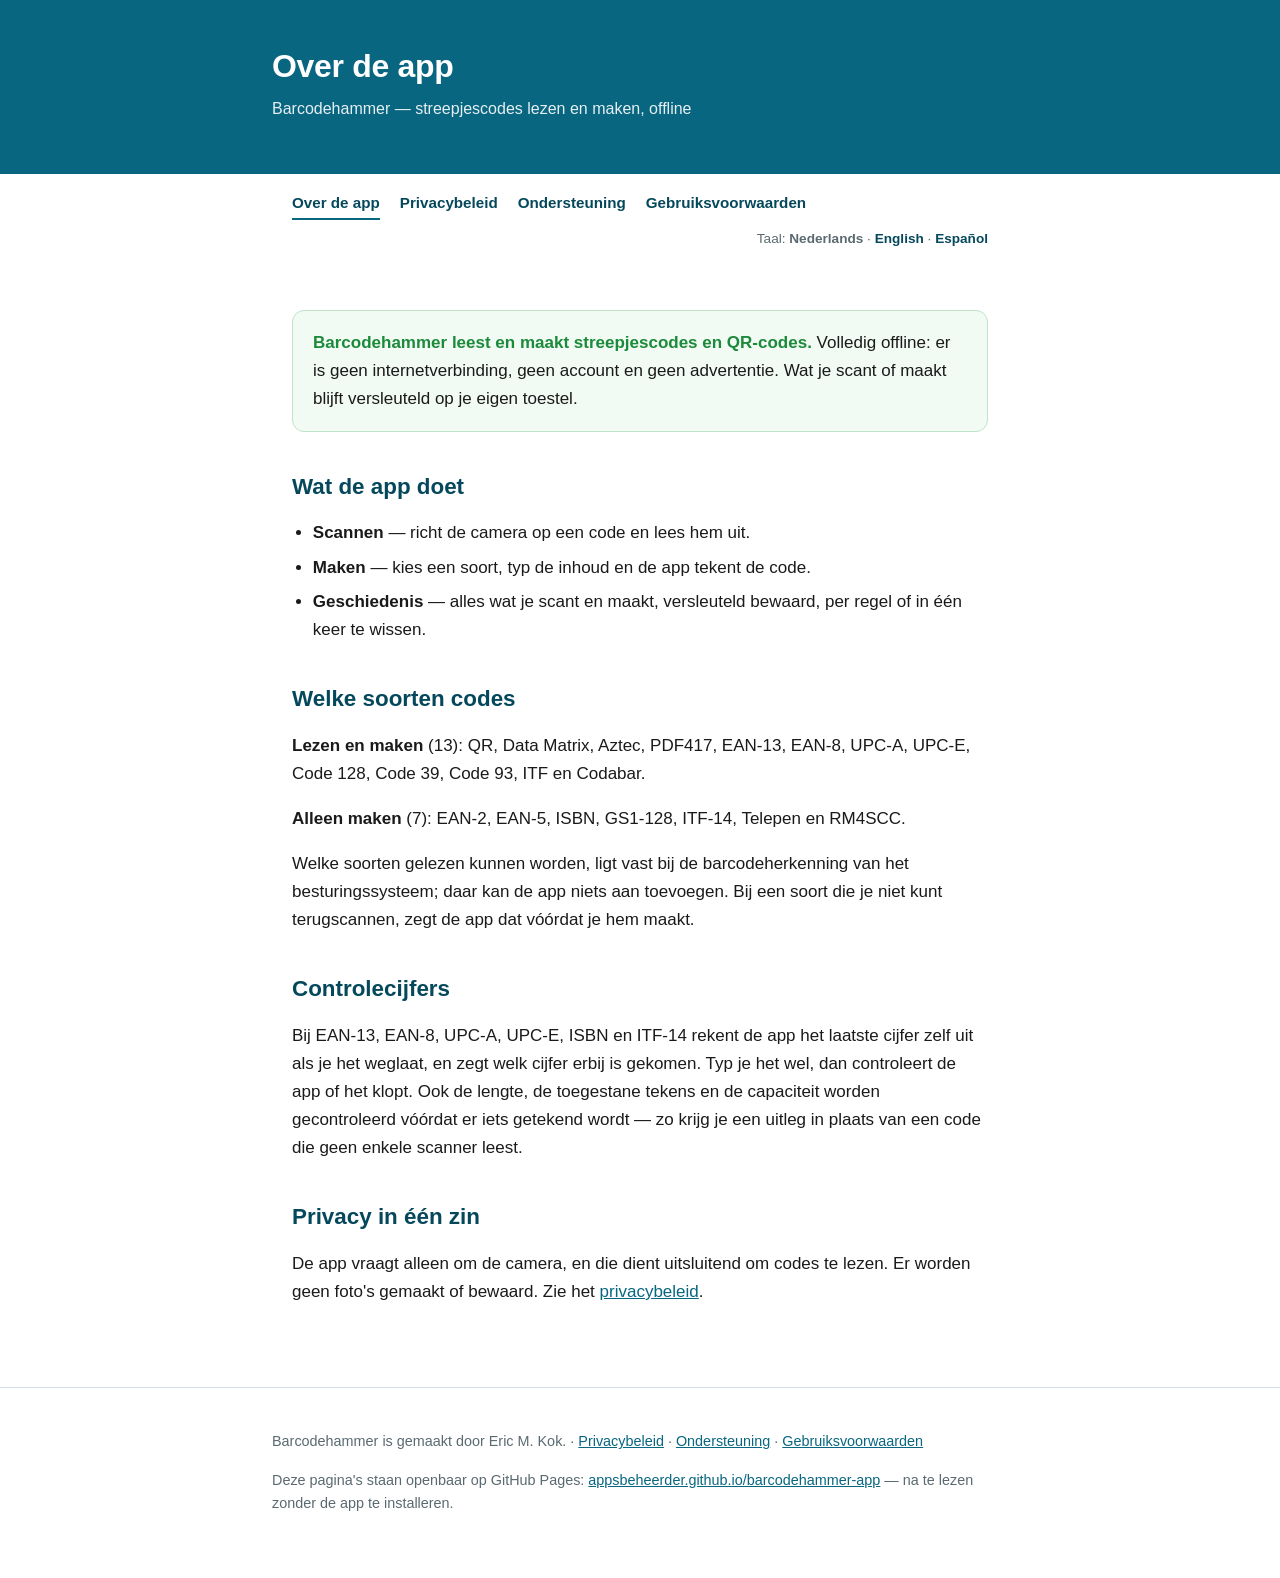
<file: index.html>
<!DOCTYPE html>
<html lang="nl">
<head>
<meta charset="utf-8">
<meta name="viewport" content="width=device-width, initial-scale=1">
<title>Over de app — Barcodehammer</title>
<meta name="description" content="Barcodehammer leest en maakt streepjescodes en QR-codes. Volledig offline.">
<link rel="canonical" href="https://appsbeheerder.github.io/barcodehammer-app/index.html">
<link rel="alternate" hreflang="nl" href="https://appsbeheerder.github.io/barcodehammer-app/index.html">
<link rel="alternate" hreflang="en" href="https://appsbeheerder.github.io/barcodehammer-app/en/index.html">
<link rel="alternate" hreflang="es" href="https://appsbeheerder.github.io/barcodehammer-app/es/index.html">
<link rel="stylesheet" href="assets/style.css">
</head>
<body>

<header class="top">
  <div class="binnen">
    <div class="merk">
      <div>
        <h1>Over de app</h1>
        <p>Barcodehammer — streepjescodes lezen en maken, offline</p>
      </div>
    </div>
  </div>
</header>

<nav class="hoofd" aria-label="Over de app">
  <a href="./" aria-current="page">Over de app</a>
  <a href="privacy.html">Privacybeleid</a>
  <a href="support.html">Ondersteuning</a>
  <a href="terms.html">Gebruiksvoorwaarden</a>
  <span class="talen">Taal: <strong>Nederlands</strong> · <a href="en/index.html">English</a> · <a href="es/index.html">Español</a></span>
</nav>

<main>

<div class="kader nadruk">
  <p><strong>Barcodehammer leest en maakt streepjescodes en QR-codes.</strong>
  Volledig offline: er is geen internetverbinding, geen account en geen
  advertentie. Wat je scant of maakt blijft versleuteld op je eigen toestel.</p>
</div>

<h2>Wat de app doet</h2>
<ul>
  <li><strong>Scannen</strong> — richt de camera op een code en lees hem uit.</li>
  <li><strong>Maken</strong> — kies een soort, typ de inhoud en de app tekent de
  code.</li>
  <li><strong>Geschiedenis</strong> — alles wat je scant en maakt, versleuteld
  bewaard, per regel of in één keer te wissen.</li>
</ul>

<h2>Welke soorten codes</h2>
<p><strong>Lezen en maken</strong> (13): QR, Data Matrix, Aztec, PDF417, EAN-13,
EAN-8, UPC-A, UPC-E, Code 128, Code 39, Code 93, ITF en Codabar.</p>
<p><strong>Alleen maken</strong> (7): EAN-2, EAN-5, ISBN, GS1-128, ITF-14,
Telepen en RM4SCC.</p>
<p>Welke soorten gelezen kunnen worden, ligt vast bij de barcodeherkenning van
het besturingssysteem; daar kan de app niets aan toevoegen. Bij een soort die je
niet kunt terugscannen, zegt de app dat vóórdat je hem maakt.</p>

<h2>Controlecijfers</h2>
<p>Bij EAN-13, EAN-8, UPC-A, UPC-E, ISBN en ITF-14 rekent de app het laatste
cijfer zelf uit als je het weglaat, en zegt welk cijfer erbij is gekomen. Typ je
het wel, dan controleert de app of het klopt. Ook de lengte, de toegestane
tekens en de capaciteit worden gecontroleerd vóórdat er iets getekend wordt — zo
krijg je een uitleg in plaats van een code die geen enkele scanner leest.</p>

<h2>Privacy in één zin</h2>
<p>De app vraagt alleen om de camera, en die dient uitsluitend om codes te
lezen. Er worden geen foto's gemaakt of bewaard.
Zie het <a href="privacy.html">privacybeleid</a>.</p>

</main>

<footer>
  <div class="binnen">
    <p>Barcodehammer is gemaakt door Eric M. Kok. ·
    <a href="privacy.html">Privacybeleid</a> ·
    <a href="support.html">Ondersteuning</a> ·
    <a href="terms.html">Gebruiksvoorwaarden</a></p>
    <p>Deze pagina's staan openbaar op GitHub Pages: <a href="https://appsbeheerder.github.io/barcodehammer-app/">appsbeheerder.github.io/barcodehammer-app</a> — na te lezen zonder de app te installeren.</p>
  </div>
</footer>

</body>
</html>
</file>
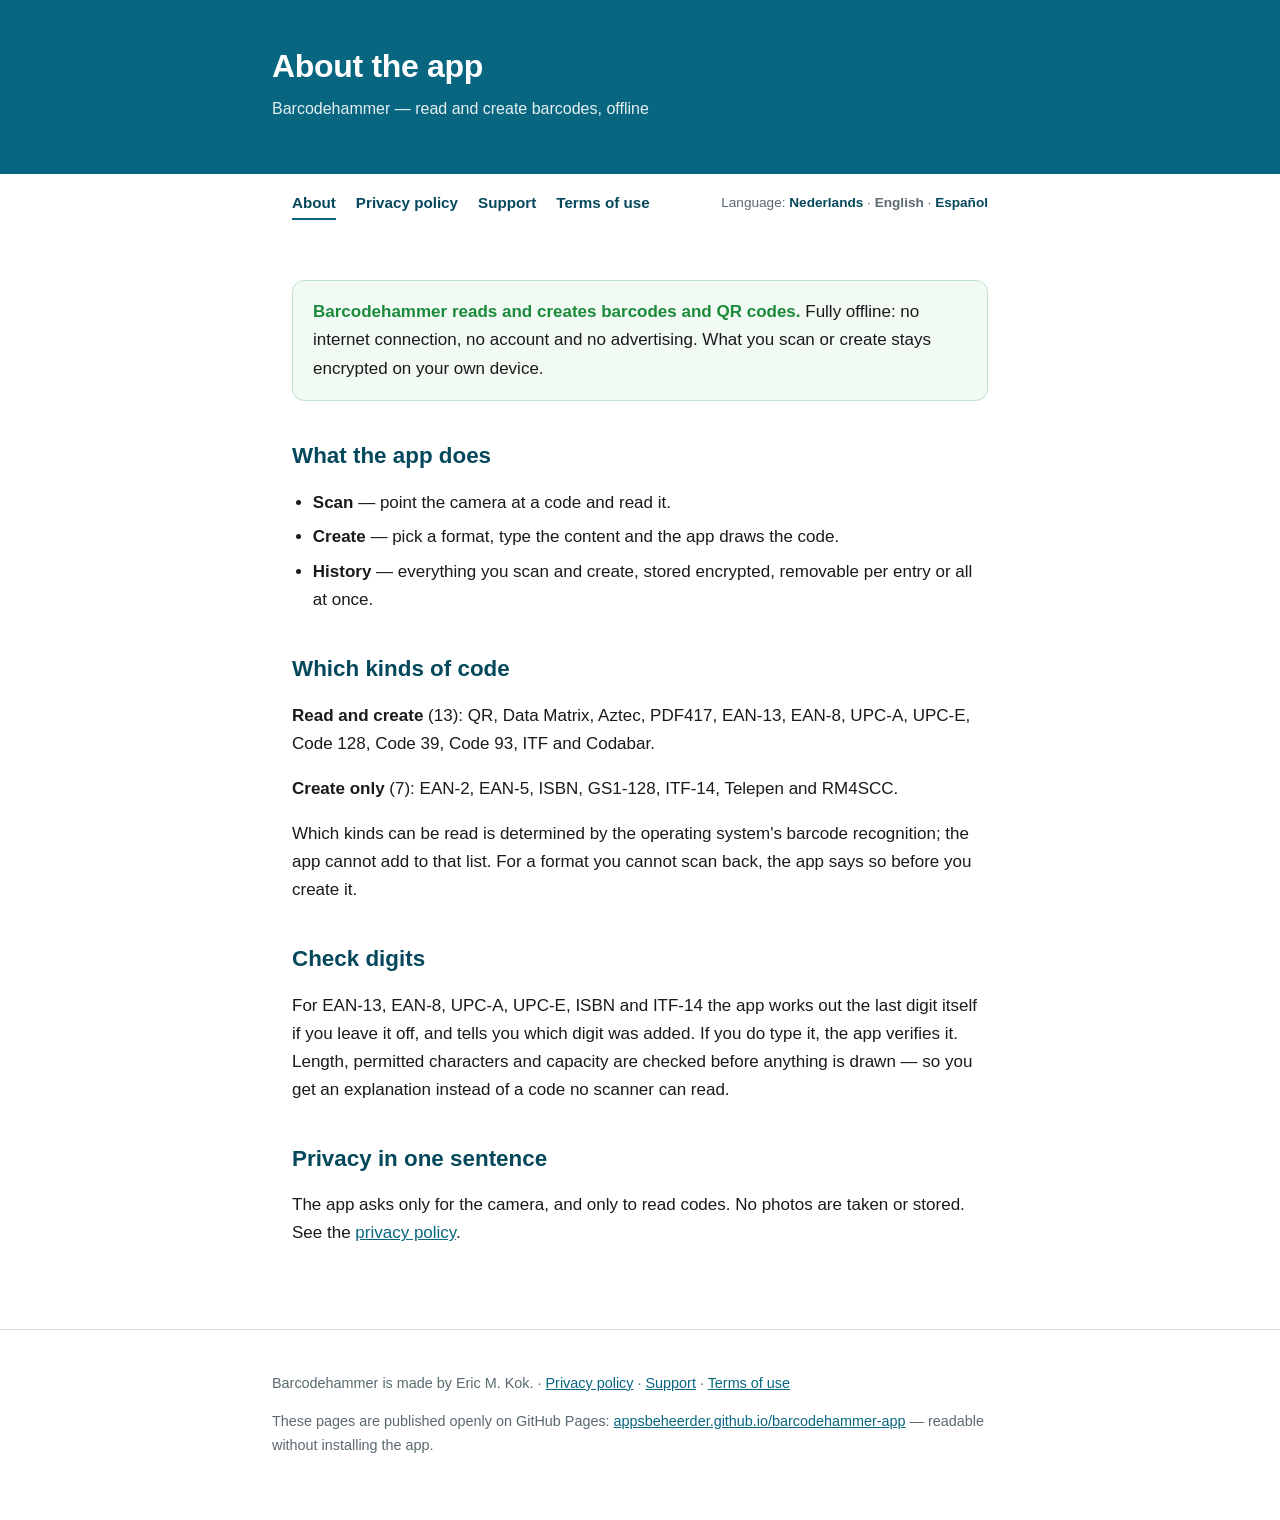
<file: en/index.html>
<!DOCTYPE html>
<html lang="en">
<head>
<meta charset="utf-8">
<meta name="viewport" content="width=device-width, initial-scale=1">
<title>About the app — Barcodehammer</title>
<meta name="description" content="Barcodehammer reads and creates barcodes and QR codes. Fully offline.">
<link rel="canonical" href="https://appsbeheerder.github.io/barcodehammer-app/en/index.html">
<link rel="alternate" hreflang="nl" href="https://appsbeheerder.github.io/barcodehammer-app/index.html">
<link rel="alternate" hreflang="en" href="https://appsbeheerder.github.io/barcodehammer-app/en/index.html">
<link rel="alternate" hreflang="es" href="https://appsbeheerder.github.io/barcodehammer-app/es/index.html">
<link rel="stylesheet" href="../assets/style.css">
</head>
<body>

<header class="top">
  <div class="binnen">
    <div class="merk">
      <div>
        <h1>About the app</h1>
        <p>Barcodehammer — read and create barcodes, offline</p>
      </div>
    </div>
  </div>
</header>

<nav class="hoofd" aria-label="About the app">
  <a href="./" aria-current="page">About</a>
  <a href="privacy.html">Privacy policy</a>
  <a href="support.html">Support</a>
  <a href="terms.html">Terms of use</a>
  <span class="talen">Language: <a href="../index.html">Nederlands</a> · <strong>English</strong> · <a href="../es/index.html">Español</a></span>
</nav>

<main>

<div class="kader nadruk">
  <p><strong>Barcodehammer reads and creates barcodes and QR codes.</strong>
  Fully offline: no internet connection, no account and no advertising. What you
  scan or create stays encrypted on your own device.</p>
</div>

<h2>What the app does</h2>
<ul>
  <li><strong>Scan</strong> — point the camera at a code and read it.</li>
  <li><strong>Create</strong> — pick a format, type the content and the app draws
  the code.</li>
  <li><strong>History</strong> — everything you scan and create, stored
  encrypted, removable per entry or all at once.</li>
</ul>

<h2>Which kinds of code</h2>
<p><strong>Read and create</strong> (13): QR, Data Matrix, Aztec, PDF417, EAN-13,
EAN-8, UPC-A, UPC-E, Code 128, Code 39, Code 93, ITF and Codabar.</p>
<p><strong>Create only</strong> (7): EAN-2, EAN-5, ISBN, GS1-128, ITF-14,
Telepen and RM4SCC.</p>
<p>Which kinds can be read is determined by the operating system's barcode
recognition; the app cannot add to that list. For a format you cannot scan back,
the app says so before you create it.</p>

<h2>Check digits</h2>
<p>For EAN-13, EAN-8, UPC-A, UPC-E, ISBN and ITF-14 the app works out the last
digit itself if you leave it off, and tells you which digit was added. If you do
type it, the app verifies it. Length, permitted characters and capacity are
checked before anything is drawn — so you get an explanation instead of a code
no scanner can read.</p>

<h2>Privacy in one sentence</h2>
<p>The app asks only for the camera, and only to read codes. No photos are taken
or stored. See the <a href="privacy.html">privacy policy</a>.</p>

</main>

<footer>
  <div class="binnen">
    <p>Barcodehammer is made by Eric M. Kok. ·
    <a href="privacy.html">Privacy policy</a> ·
    <a href="support.html">Support</a> ·
    <a href="terms.html">Terms of use</a></p>
    <p>These pages are published openly on GitHub Pages: <a href="https://appsbeheerder.github.io/barcodehammer-app/">appsbeheerder.github.io/barcodehammer-app</a> — readable without installing the app.</p>
  </div>
</footer>

</body>
</html>
</file>
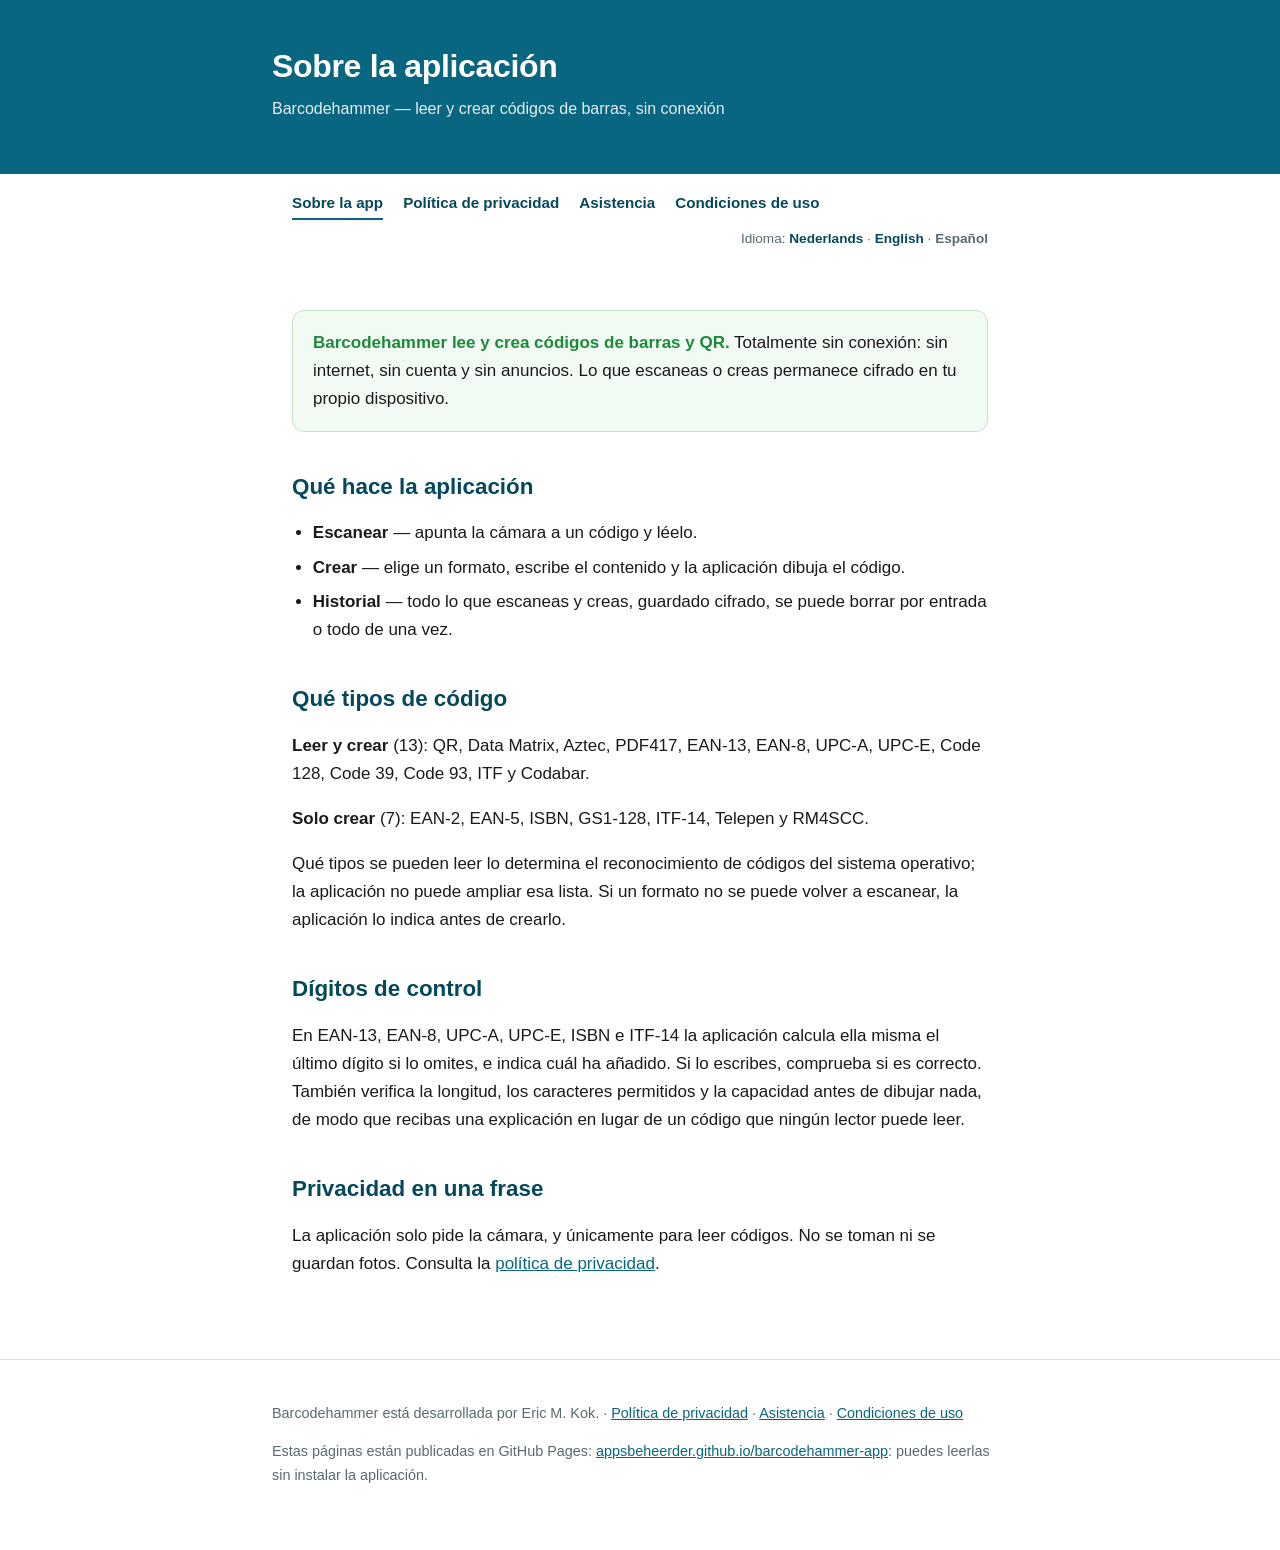
<file: es/index.html>
<!DOCTYPE html>
<html lang="es">
<head>
<meta charset="utf-8">
<meta name="viewport" content="width=device-width, initial-scale=1">
<title>Sobre la aplicación — Barcodehammer</title>
<meta name="description" content="Barcodehammer lee y crea códigos de barras y QR. Totalmente sin conexión.">
<link rel="canonical" href="https://appsbeheerder.github.io/barcodehammer-app/es/index.html">
<link rel="alternate" hreflang="nl" href="https://appsbeheerder.github.io/barcodehammer-app/index.html">
<link rel="alternate" hreflang="en" href="https://appsbeheerder.github.io/barcodehammer-app/en/index.html">
<link rel="alternate" hreflang="es" href="https://appsbeheerder.github.io/barcodehammer-app/es/index.html">
<link rel="stylesheet" href="../assets/style.css">
</head>
<body>

<header class="top">
  <div class="binnen">
    <div class="merk">
      <div>
        <h1>Sobre la aplicación</h1>
        <p>Barcodehammer — leer y crear códigos de barras, sin conexión</p>
      </div>
    </div>
  </div>
</header>

<nav class="hoofd" aria-label="Sobre la aplicación">
  <a href="./" aria-current="page">Sobre la app</a>
  <a href="privacy.html">Política de privacidad</a>
  <a href="support.html">Asistencia</a>
  <a href="terms.html">Condiciones de uso</a>
  <span class="talen">Idioma: <a href="../index.html">Nederlands</a> · <a href="../en/index.html">English</a> · <strong>Español</strong></span>
</nav>

<main>

<div class="kader nadruk">
  <p><strong>Barcodehammer lee y crea códigos de barras y QR.</strong>
  Totalmente sin conexión: sin internet, sin cuenta y sin anuncios. Lo que
  escaneas o creas permanece cifrado en tu propio dispositivo.</p>
</div>

<h2>Qué hace la aplicación</h2>
<ul>
  <li><strong>Escanear</strong> — apunta la cámara a un código y léelo.</li>
  <li><strong>Crear</strong> — elige un formato, escribe el contenido y la
  aplicación dibuja el código.</li>
  <li><strong>Historial</strong> — todo lo que escaneas y creas, guardado
  cifrado, se puede borrar por entrada o todo de una vez.</li>
</ul>

<h2>Qué tipos de código</h2>
<p><strong>Leer y crear</strong> (13): QR, Data Matrix, Aztec, PDF417, EAN-13,
EAN-8, UPC-A, UPC-E, Code 128, Code 39, Code 93, ITF y Codabar.</p>
<p><strong>Solo crear</strong> (7): EAN-2, EAN-5, ISBN, GS1-128, ITF-14,
Telepen y RM4SCC.</p>
<p>Qué tipos se pueden leer lo determina el reconocimiento de códigos del
sistema operativo; la aplicación no puede ampliar esa lista. Si un formato no se
puede volver a escanear, la aplicación lo indica antes de crearlo.</p>

<h2>Dígitos de control</h2>
<p>En EAN-13, EAN-8, UPC-A, UPC-E, ISBN e ITF-14 la aplicación calcula ella
misma el último dígito si lo omites, e indica cuál ha añadido. Si lo escribes,
comprueba si es correcto. También verifica la longitud, los caracteres
permitidos y la capacidad antes de dibujar nada, de modo que recibas una
explicación en lugar de un código que ningún lector puede leer.</p>

<h2>Privacidad en una frase</h2>
<p>La aplicación solo pide la cámara, y únicamente para leer códigos. No se
toman ni se guardan fotos. Consulta la
<a href="privacy.html">política de privacidad</a>.</p>

</main>

<footer>
  <div class="binnen">
    <p>Barcodehammer está desarrollada por Eric M. Kok. ·
    <a href="privacy.html">Política de privacidad</a> ·
    <a href="support.html">Asistencia</a> ·
    <a href="terms.html">Condiciones de uso</a></p>
    <p>Estas páginas están publicadas en GitHub Pages: <a href="https://appsbeheerder.github.io/barcodehammer-app/">appsbeheerder.github.io/barcodehammer-app</a>: puedes leerlas sin instalar la aplicación.</p>
  </div>
</footer>

</body>
</html>
</file>
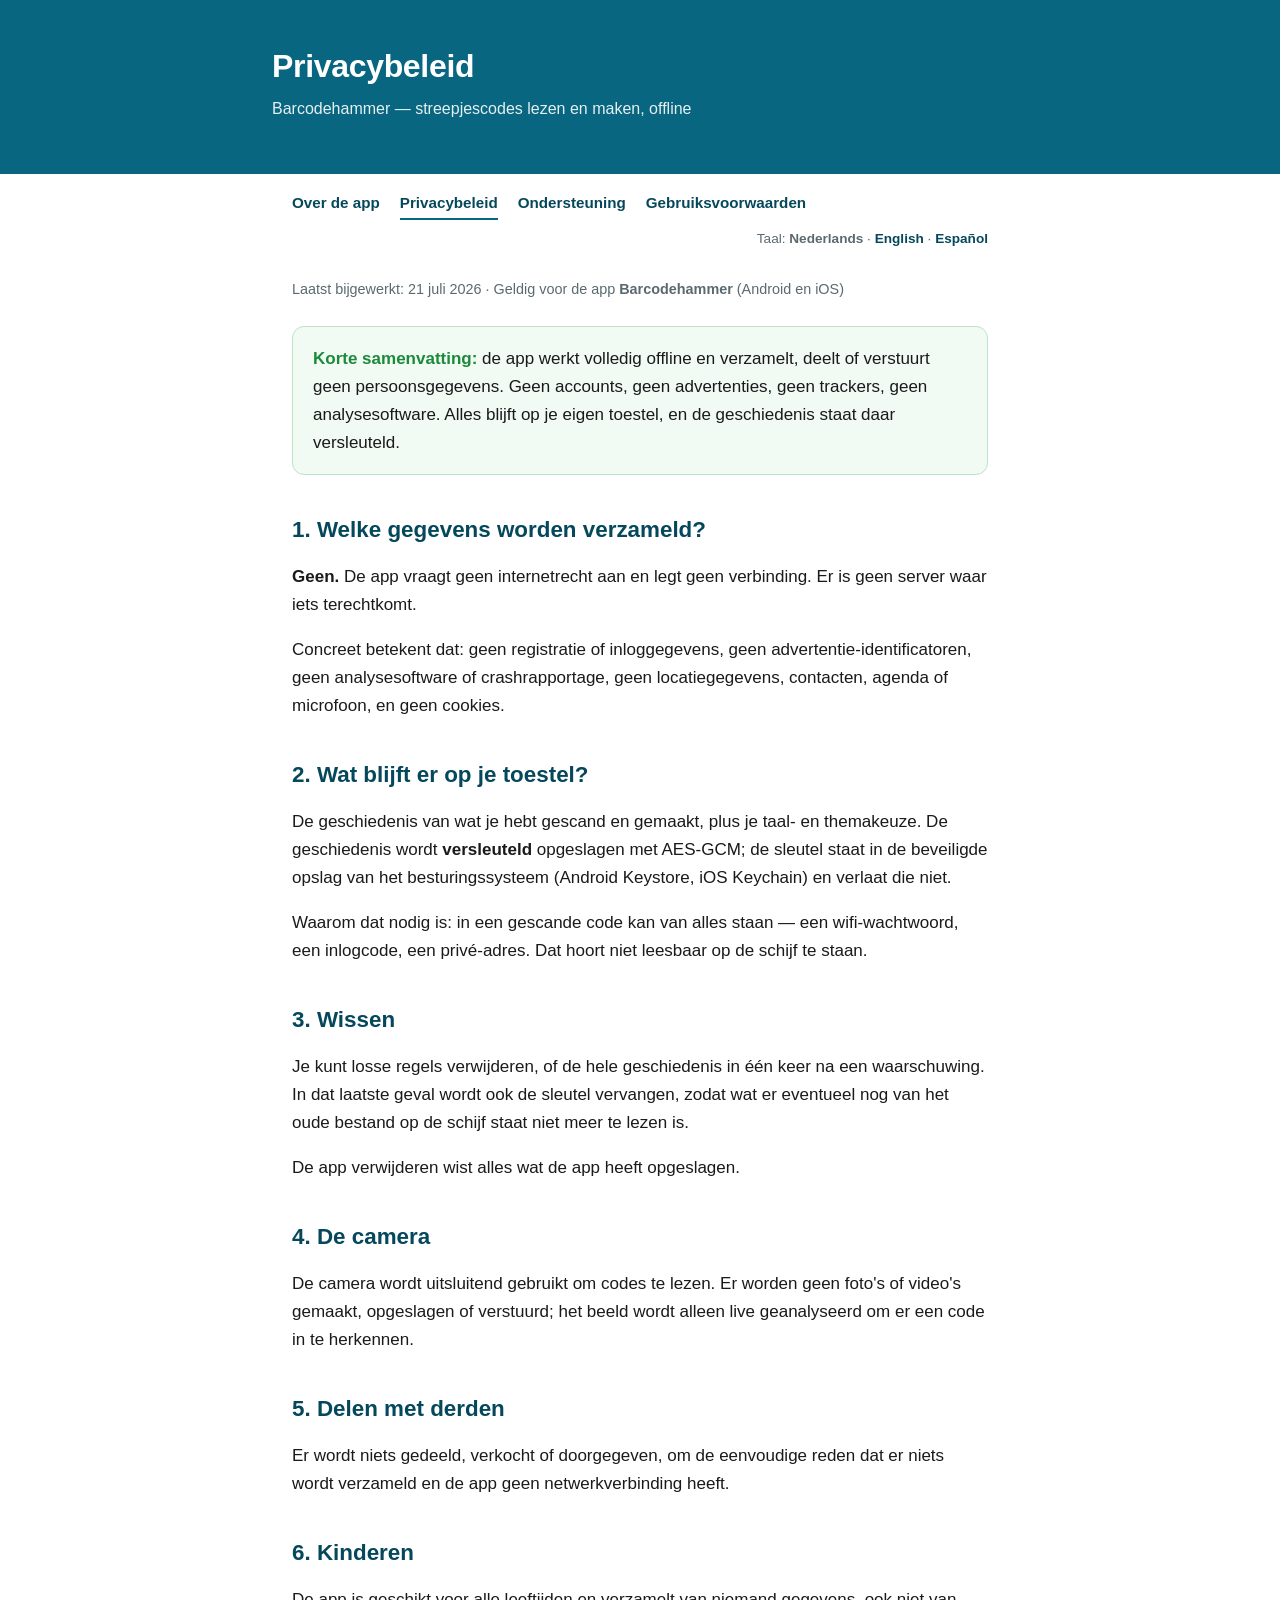
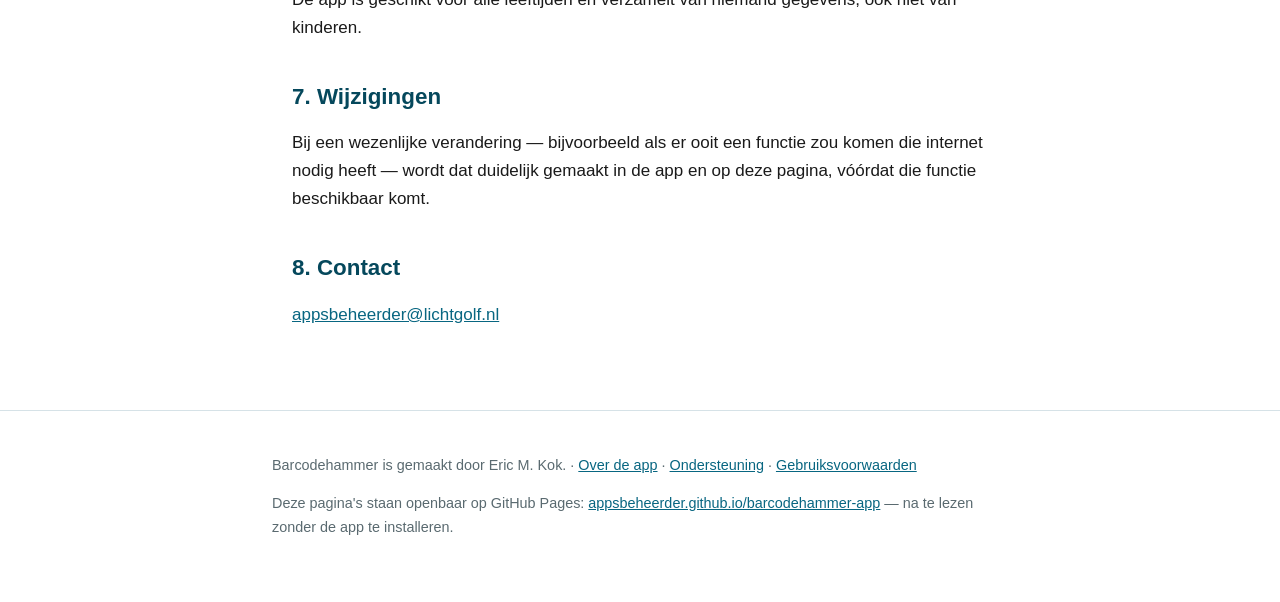
<file: privacy.html>
<!DOCTYPE html>
<html lang="nl">
<head>
<meta charset="utf-8">
<meta name="viewport" content="width=device-width, initial-scale=1">
<title>Privacybeleid — Barcodehammer</title>
<meta name="description" content="Privacybeleid van Barcodehammer. De app werkt volledig offline en verzamelt geen persoonsgegevens.">
<link rel="canonical" href="https://appsbeheerder.github.io/barcodehammer-app/privacy.html">
<link rel="alternate" hreflang="nl" href="https://appsbeheerder.github.io/barcodehammer-app/privacy.html">
<link rel="alternate" hreflang="en" href="https://appsbeheerder.github.io/barcodehammer-app/en/privacy.html">
<link rel="alternate" hreflang="es" href="https://appsbeheerder.github.io/barcodehammer-app/es/privacy.html">
<link rel="stylesheet" href="assets/style.css">
</head>
<body>

<header class="top">
  <div class="binnen">
    <div class="merk">
      <div>
        <h1>Privacybeleid</h1>
        <p>Barcodehammer — streepjescodes lezen en maken, offline</p>
      </div>
    </div>
  </div>
</header>

<nav class="hoofd" aria-label="Privacybeleid">
  <a href="./">Over de app</a>
  <a href="privacy.html" aria-current="page">Privacybeleid</a>
  <a href="support.html">Ondersteuning</a>
  <a href="terms.html">Gebruiksvoorwaarden</a>
  <span class="talen">Taal: <strong>Nederlands</strong> · <a href="en/privacy.html">English</a> · <a href="es/privacy.html">Español</a></span>
</nav>

<main>

<p class="datum">Laatst bijgewerkt: 21 juli 2026 · Geldig voor de app
<strong>Barcodehammer</strong> (Android en iOS)</p>

<div class="kader nadruk">
  <p><strong>Korte samenvatting:</strong> de app werkt volledig offline en
  verzamelt, deelt of verstuurt geen persoonsgegevens. Geen accounts, geen
  advertenties, geen trackers, geen analysesoftware. Alles blijft op je eigen
  toestel, en de geschiedenis staat daar versleuteld.</p>
</div>

<h2>1. Welke gegevens worden verzameld?</h2>
<p><strong>Geen.</strong> De app vraagt geen internetrecht aan en legt geen
verbinding. Er is geen server waar iets terechtkomt.</p>
<p>Concreet betekent dat: geen registratie of inloggegevens, geen
advertentie-identificatoren, geen analysesoftware of crashrapportage, geen
locatiegegevens, contacten, agenda of microfoon, en geen cookies.</p>

<h2>2. Wat blijft er op je toestel?</h2>
<p>De geschiedenis van wat je hebt gescand en gemaakt, plus je taal- en
themakeuze. De geschiedenis wordt <strong>versleuteld</strong> opgeslagen met
AES-GCM; de sleutel staat in de beveiligde opslag van het besturingssysteem
(Android Keystore, iOS Keychain) en verlaat die niet.</p>
<p>Waarom dat nodig is: in een gescande code kan van alles staan — een
wifi-wachtwoord, een inlogcode, een privé-adres. Dat hoort niet leesbaar op de
schijf te staan.</p>

<h2>3. Wissen</h2>
<p>Je kunt losse regels verwijderen, of de hele geschiedenis in één keer na een
waarschuwing. In dat laatste geval wordt ook de sleutel vervangen, zodat wat er
eventueel nog van het oude bestand op de schijf staat niet meer te lezen is.</p>
<p>De app verwijderen wist alles wat de app heeft opgeslagen.</p>

<h2>4. De camera</h2>
<p>De camera wordt uitsluitend gebruikt om codes te lezen. Er worden geen foto's
of video's gemaakt, opgeslagen of verstuurd; het beeld wordt alleen live
geanalyseerd om er een code in te herkennen.</p>

<h2>5. Delen met derden</h2>
<p>Er wordt niets gedeeld, verkocht of doorgegeven, om de eenvoudige reden dat
er niets wordt verzameld en de app geen netwerkverbinding heeft.</p>

<h2>6. Kinderen</h2>
<p>De app is geschikt voor alle leeftijden en verzamelt van niemand gegevens,
ook niet van kinderen.</p>

<h2>7. Wijzigingen</h2>
<p>Bij een wezenlijke verandering — bijvoorbeeld als er ooit een functie zou
komen die internet nodig heeft — wordt dat duidelijk gemaakt in de app en op
deze pagina, vóórdat die functie beschikbaar komt.</p>

<h2>8. Contact</h2>
<p><a href="mailto:appsbeheerder@lichtgolf.nl">appsbeheerder@lichtgolf.nl</a></p>

</main>

<footer>
  <div class="binnen">
    <p>Barcodehammer is gemaakt door Eric M. Kok. ·
    <a href="./">Over de app</a> ·
    <a href="support.html">Ondersteuning</a> ·
    <a href="terms.html">Gebruiksvoorwaarden</a></p>
    <p>Deze pagina's staan openbaar op GitHub Pages: <a href="https://appsbeheerder.github.io/barcodehammer-app/">appsbeheerder.github.io/barcodehammer-app</a> — na te lezen zonder de app te installeren.</p>
  </div>
</footer>

</body>
</html>
</file>
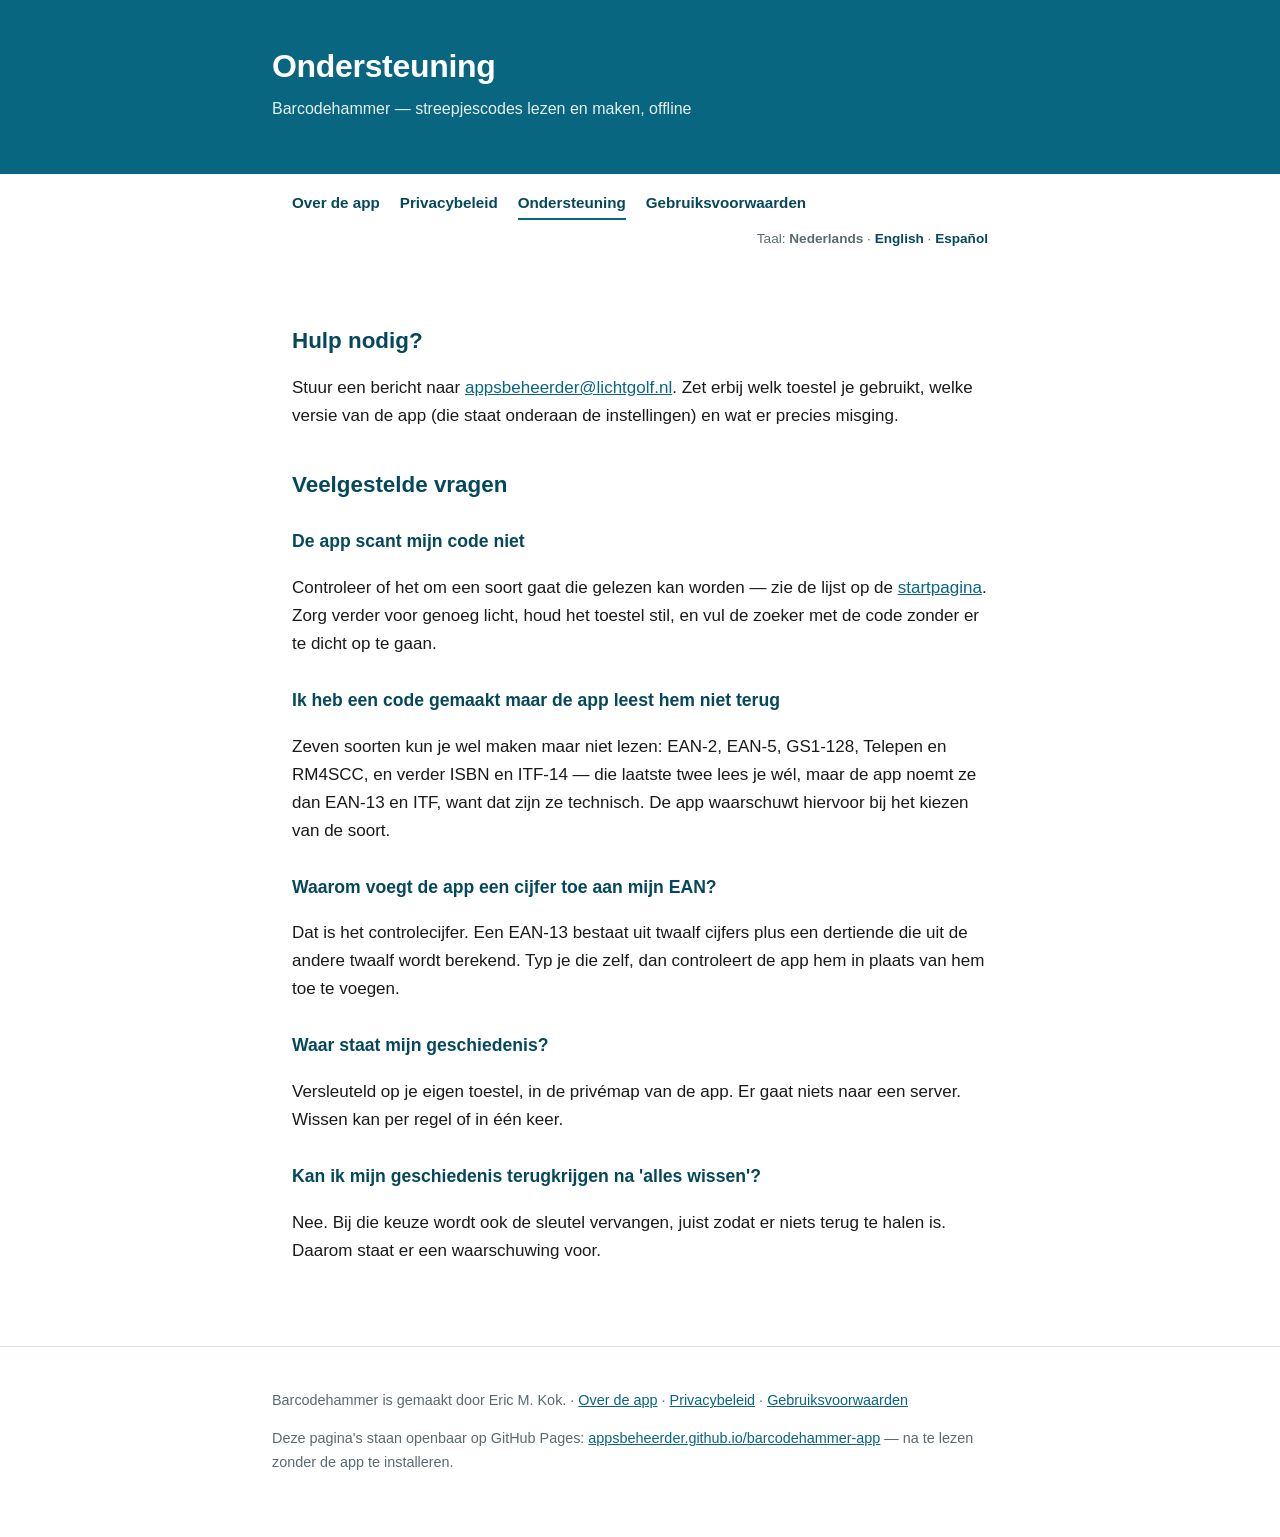
<file: support.html>
<!DOCTYPE html>
<html lang="nl">
<head>
<meta charset="utf-8">
<meta name="viewport" content="width=device-width, initial-scale=1">
<title>Ondersteuning — Barcodehammer</title>
<meta name="description" content="Hulp bij Barcodehammer: veelgestelde vragen en contact.">
<link rel="canonical" href="https://appsbeheerder.github.io/barcodehammer-app/support.html">
<link rel="alternate" hreflang="nl" href="https://appsbeheerder.github.io/barcodehammer-app/support.html">
<link rel="alternate" hreflang="en" href="https://appsbeheerder.github.io/barcodehammer-app/en/support.html">
<link rel="alternate" hreflang="es" href="https://appsbeheerder.github.io/barcodehammer-app/es/support.html">
<link rel="stylesheet" href="assets/style.css">
</head>
<body>

<header class="top">
  <div class="binnen">
    <div class="merk">
      <div>
        <h1>Ondersteuning</h1>
        <p>Barcodehammer — streepjescodes lezen en maken, offline</p>
      </div>
    </div>
  </div>
</header>

<nav class="hoofd" aria-label="Ondersteuning">
  <a href="./">Over de app</a>
  <a href="privacy.html">Privacybeleid</a>
  <a href="support.html" aria-current="page">Ondersteuning</a>
  <a href="terms.html">Gebruiksvoorwaarden</a>
  <span class="talen">Taal: <strong>Nederlands</strong> · <a href="en/support.html">English</a> · <a href="es/support.html">Español</a></span>
</nav>

<main>

<h2>Hulp nodig?</h2>
<p>Stuur een bericht naar <a href="mailto:appsbeheerder@lichtgolf.nl">appsbeheerder@lichtgolf.nl</a>. Zet erbij welk
toestel je gebruikt, welke versie van de app (die staat onderaan de
instellingen) en wat er precies misging.</p>

<h2>Veelgestelde vragen</h2>

<h3>De app scant mijn code niet</h3>
<p>Controleer of het om een soort gaat die gelezen kan worden — zie de lijst op
de <a href="./">startpagina</a>. Zorg verder voor genoeg licht, houd het toestel
stil, en vul de zoeker met de code zonder er te dicht op te gaan.</p>

<h3>Ik heb een code gemaakt maar de app leest hem niet terug</h3>
<p>Zeven soorten kun je wel maken maar niet lezen: EAN-2, EAN-5, GS1-128,
Telepen en RM4SCC, en verder ISBN en ITF-14 — die laatste twee lees je wél,
maar de app noemt ze dan EAN-13 en ITF, want dat zijn ze technisch. De app
waarschuwt hiervoor bij het kiezen van de soort.</p>

<h3>Waarom voegt de app een cijfer toe aan mijn EAN?</h3>
<p>Dat is het controlecijfer. Een EAN-13 bestaat uit twaalf cijfers plus een
dertiende die uit de andere twaalf wordt berekend. Typ je die zelf, dan
controleert de app hem in plaats van hem toe te voegen.</p>

<h3>Waar staat mijn geschiedenis?</h3>
<p>Versleuteld op je eigen toestel, in de privémap van de app. Er gaat niets
naar een server. Wissen kan per regel of in één keer.</p>

<h3>Kan ik mijn geschiedenis terugkrijgen na 'alles wissen'?</h3>
<p>Nee. Bij die keuze wordt ook de sleutel vervangen, juist zodat er niets
terug te halen is. Daarom staat er een waarschuwing voor.</p>

</main>

<footer>
  <div class="binnen">
    <p>Barcodehammer is gemaakt door Eric M. Kok. ·
    <a href="./">Over de app</a> ·
    <a href="privacy.html">Privacybeleid</a> ·
    <a href="terms.html">Gebruiksvoorwaarden</a></p>
    <p>Deze pagina's staan openbaar op GitHub Pages: <a href="https://appsbeheerder.github.io/barcodehammer-app/">appsbeheerder.github.io/barcodehammer-app</a> — na te lezen zonder de app te installeren.</p>
  </div>
</footer>

</body>
</html>
</file>
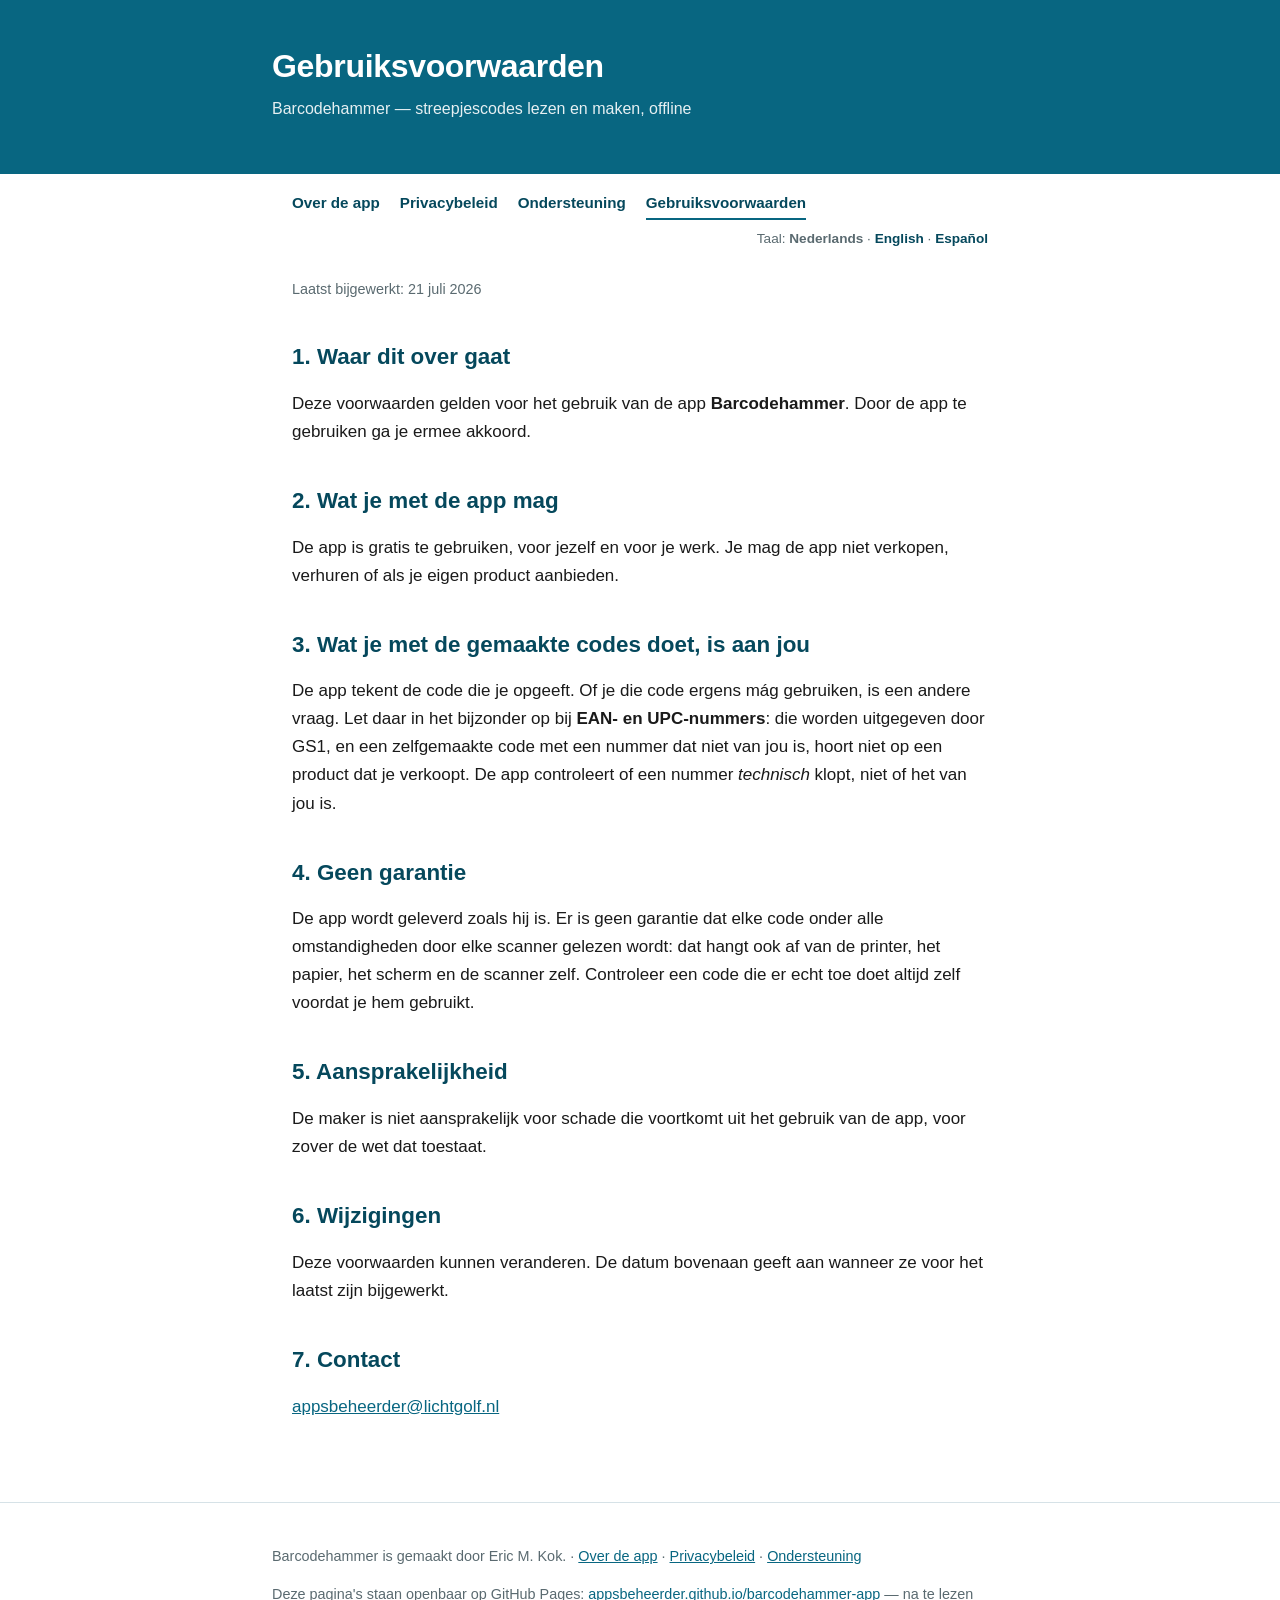
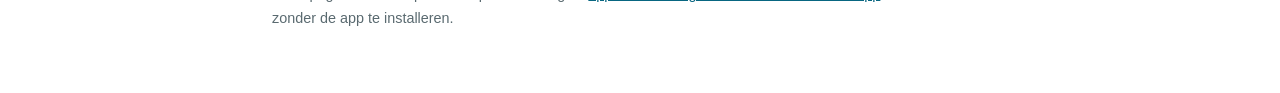
<file: terms.html>
<!DOCTYPE html>
<html lang="nl">
<head>
<meta charset="utf-8">
<meta name="viewport" content="width=device-width, initial-scale=1">
<title>Gebruiksvoorwaarden — Barcodehammer</title>
<meta name="description" content="Gebruiksvoorwaarden van de Barcodehammer-app.">
<link rel="canonical" href="https://appsbeheerder.github.io/barcodehammer-app/terms.html">
<link rel="alternate" hreflang="nl" href="https://appsbeheerder.github.io/barcodehammer-app/terms.html">
<link rel="alternate" hreflang="en" href="https://appsbeheerder.github.io/barcodehammer-app/en/terms.html">
<link rel="alternate" hreflang="es" href="https://appsbeheerder.github.io/barcodehammer-app/es/terms.html">
<link rel="stylesheet" href="assets/style.css">
</head>
<body>

<header class="top">
  <div class="binnen">
    <div class="merk">
      <div>
        <h1>Gebruiksvoorwaarden</h1>
        <p>Barcodehammer — streepjescodes lezen en maken, offline</p>
      </div>
    </div>
  </div>
</header>

<nav class="hoofd" aria-label="Gebruiksvoorwaarden">
  <a href="./">Over de app</a>
  <a href="privacy.html">Privacybeleid</a>
  <a href="support.html">Ondersteuning</a>
  <a href="terms.html" aria-current="page">Gebruiksvoorwaarden</a>
  <span class="talen">Taal: <strong>Nederlands</strong> · <a href="en/terms.html">English</a> · <a href="es/terms.html">Español</a></span>
</nav>

<main>

<p class="datum">Laatst bijgewerkt: 21 juli 2026</p>

<h2>1. Waar dit over gaat</h2>
<p>Deze voorwaarden gelden voor het gebruik van de app
<strong>Barcodehammer</strong>. Door de app te gebruiken ga je ermee akkoord.</p>

<h2>2. Wat je met de app mag</h2>
<p>De app is gratis te gebruiken, voor jezelf en voor je werk. Je mag de app
niet verkopen, verhuren of als je eigen product aanbieden.</p>

<h2>3. Wat je met de gemaakte codes doet, is aan jou</h2>
<p>De app tekent de code die je opgeeft. Of je die code ergens mág gebruiken, is
een andere vraag. Let daar in het bijzonder op bij <strong>EAN- en
UPC-nummers</strong>: die worden uitgegeven door GS1, en een zelfgemaakte code
met een nummer dat niet van jou is, hoort niet op een product dat je verkoopt.
De app controleert of een nummer <em>technisch</em> klopt, niet of het van jou
is.</p>

<h2>4. Geen garantie</h2>
<p>De app wordt geleverd zoals hij is. Er is geen garantie dat elke code onder
alle omstandigheden door elke scanner gelezen wordt: dat hangt ook af van de
printer, het papier, het scherm en de scanner zelf. Controleer een code die er
echt toe doet altijd zelf voordat je hem gebruikt.</p>

<h2>5. Aansprakelijkheid</h2>
<p>De maker is niet aansprakelijk voor schade die voortkomt uit het gebruik van
de app, voor zover de wet dat toestaat.</p>

<h2>6. Wijzigingen</h2>
<p>Deze voorwaarden kunnen veranderen. De datum bovenaan geeft aan wanneer ze
voor het laatst zijn bijgewerkt.</p>

<h2>7. Contact</h2>
<p><a href="mailto:appsbeheerder@lichtgolf.nl">appsbeheerder@lichtgolf.nl</a></p>

</main>

<footer>
  <div class="binnen">
    <p>Barcodehammer is gemaakt door Eric M. Kok. ·
    <a href="./">Over de app</a> ·
    <a href="privacy.html">Privacybeleid</a> ·
    <a href="support.html">Ondersteuning</a></p>
    <p>Deze pagina's staan openbaar op GitHub Pages: <a href="https://appsbeheerder.github.io/barcodehammer-app/">appsbeheerder.github.io/barcodehammer-app</a> — na te lezen zonder de app te installeren.</p>
  </div>
</footer>

</body>
</html>
</file>
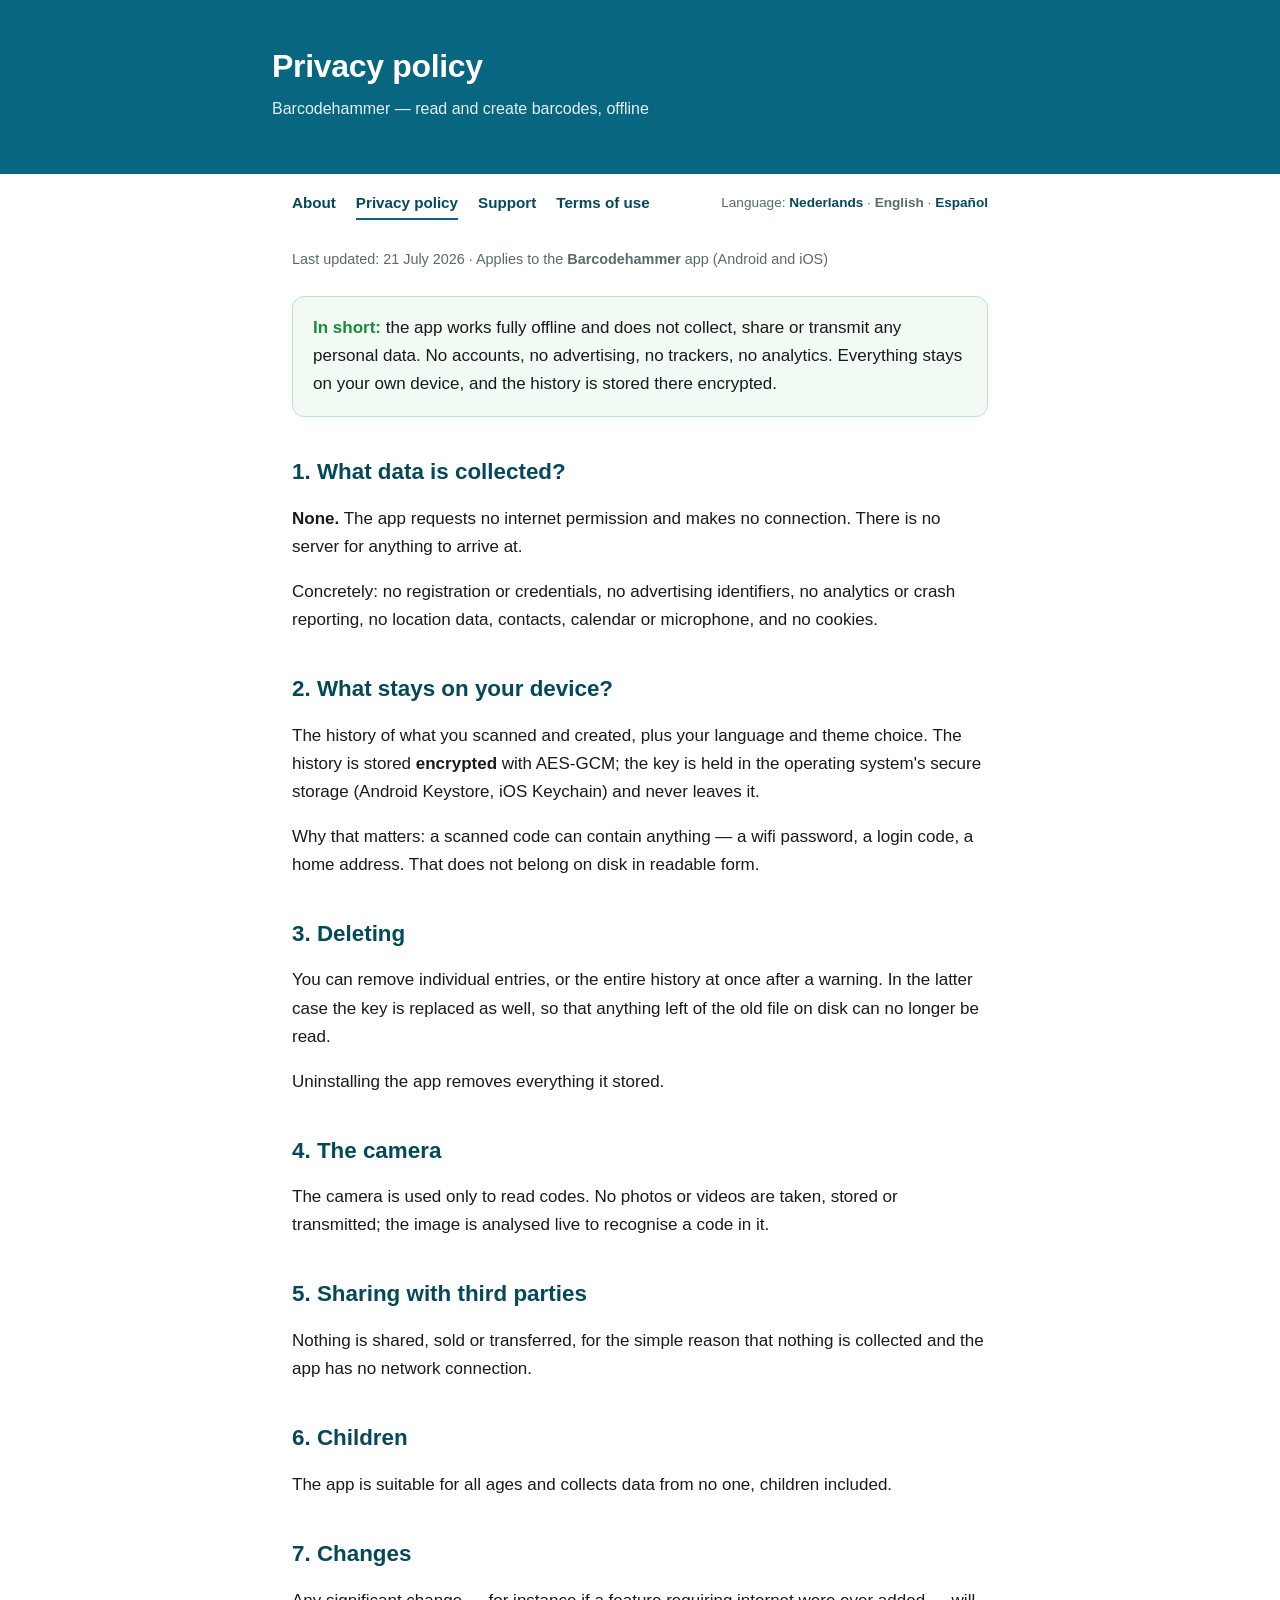
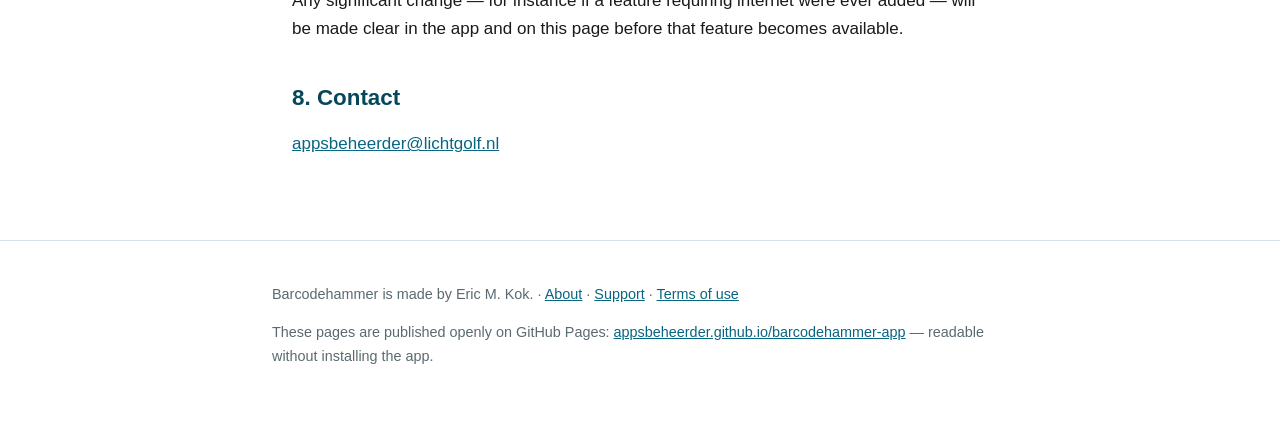
<file: en/privacy.html>
<!DOCTYPE html>
<html lang="en">
<head>
<meta charset="utf-8">
<meta name="viewport" content="width=device-width, initial-scale=1">
<title>Privacy policy — Barcodehammer</title>
<meta name="description" content="Privacy policy of Barcodehammer. The app works fully offline and collects no personal data.">
<link rel="canonical" href="https://appsbeheerder.github.io/barcodehammer-app/en/privacy.html">
<link rel="alternate" hreflang="nl" href="https://appsbeheerder.github.io/barcodehammer-app/privacy.html">
<link rel="alternate" hreflang="en" href="https://appsbeheerder.github.io/barcodehammer-app/en/privacy.html">
<link rel="alternate" hreflang="es" href="https://appsbeheerder.github.io/barcodehammer-app/es/privacy.html">
<link rel="stylesheet" href="../assets/style.css">
</head>
<body>

<header class="top">
  <div class="binnen">
    <div class="merk">
      <div>
        <h1>Privacy policy</h1>
        <p>Barcodehammer — read and create barcodes, offline</p>
      </div>
    </div>
  </div>
</header>

<nav class="hoofd" aria-label="Privacy policy">
  <a href="./">About</a>
  <a href="privacy.html" aria-current="page">Privacy policy</a>
  <a href="support.html">Support</a>
  <a href="terms.html">Terms of use</a>
  <span class="talen">Language: <a href="../privacy.html">Nederlands</a> · <strong>English</strong> · <a href="../es/privacy.html">Español</a></span>
</nav>

<main>

<p class="datum">Last updated: 21 July 2026 · Applies to the
<strong>Barcodehammer</strong> app (Android and iOS)</p>

<div class="kader nadruk">
  <p><strong>In short:</strong> the app works fully offline and does not collect,
  share or transmit any personal data. No accounts, no advertising, no trackers,
  no analytics. Everything stays on your own device, and the history is stored
  there encrypted.</p>
</div>

<h2>1. What data is collected?</h2>
<p><strong>None.</strong> The app requests no internet permission and makes no
connection. There is no server for anything to arrive at.</p>
<p>Concretely: no registration or credentials, no advertising identifiers, no
analytics or crash reporting, no location data, contacts, calendar or
microphone, and no cookies.</p>

<h2>2. What stays on your device?</h2>
<p>The history of what you scanned and created, plus your language and theme
choice. The history is stored <strong>encrypted</strong> with AES-GCM; the key
is held in the operating system's secure storage (Android Keystore, iOS
Keychain) and never leaves it.</p>
<p>Why that matters: a scanned code can contain anything — a wifi password, a
login code, a home address. That does not belong on disk in readable form.</p>

<h2>3. Deleting</h2>
<p>You can remove individual entries, or the entire history at once after a
warning. In the latter case the key is replaced as well, so that anything left
of the old file on disk can no longer be read.</p>
<p>Uninstalling the app removes everything it stored.</p>

<h2>4. The camera</h2>
<p>The camera is used only to read codes. No photos or videos are taken, stored
or transmitted; the image is analysed live to recognise a code in it.</p>

<h2>5. Sharing with third parties</h2>
<p>Nothing is shared, sold or transferred, for the simple reason that nothing is
collected and the app has no network connection.</p>

<h2>6. Children</h2>
<p>The app is suitable for all ages and collects data from no one, children
included.</p>

<h2>7. Changes</h2>
<p>Any significant change — for instance if a feature requiring internet were
ever added — will be made clear in the app and on this page before that feature
becomes available.</p>

<h2>8. Contact</h2>
<p><a href="mailto:appsbeheerder@lichtgolf.nl">appsbeheerder@lichtgolf.nl</a></p>

</main>

<footer>
  <div class="binnen">
    <p>Barcodehammer is made by Eric M. Kok. ·
    <a href="./">About</a> ·
    <a href="support.html">Support</a> ·
    <a href="terms.html">Terms of use</a></p>
    <p>These pages are published openly on GitHub Pages: <a href="https://appsbeheerder.github.io/barcodehammer-app/">appsbeheerder.github.io/barcodehammer-app</a> — readable without installing the app.</p>
  </div>
</footer>

</body>
</html>
</file>
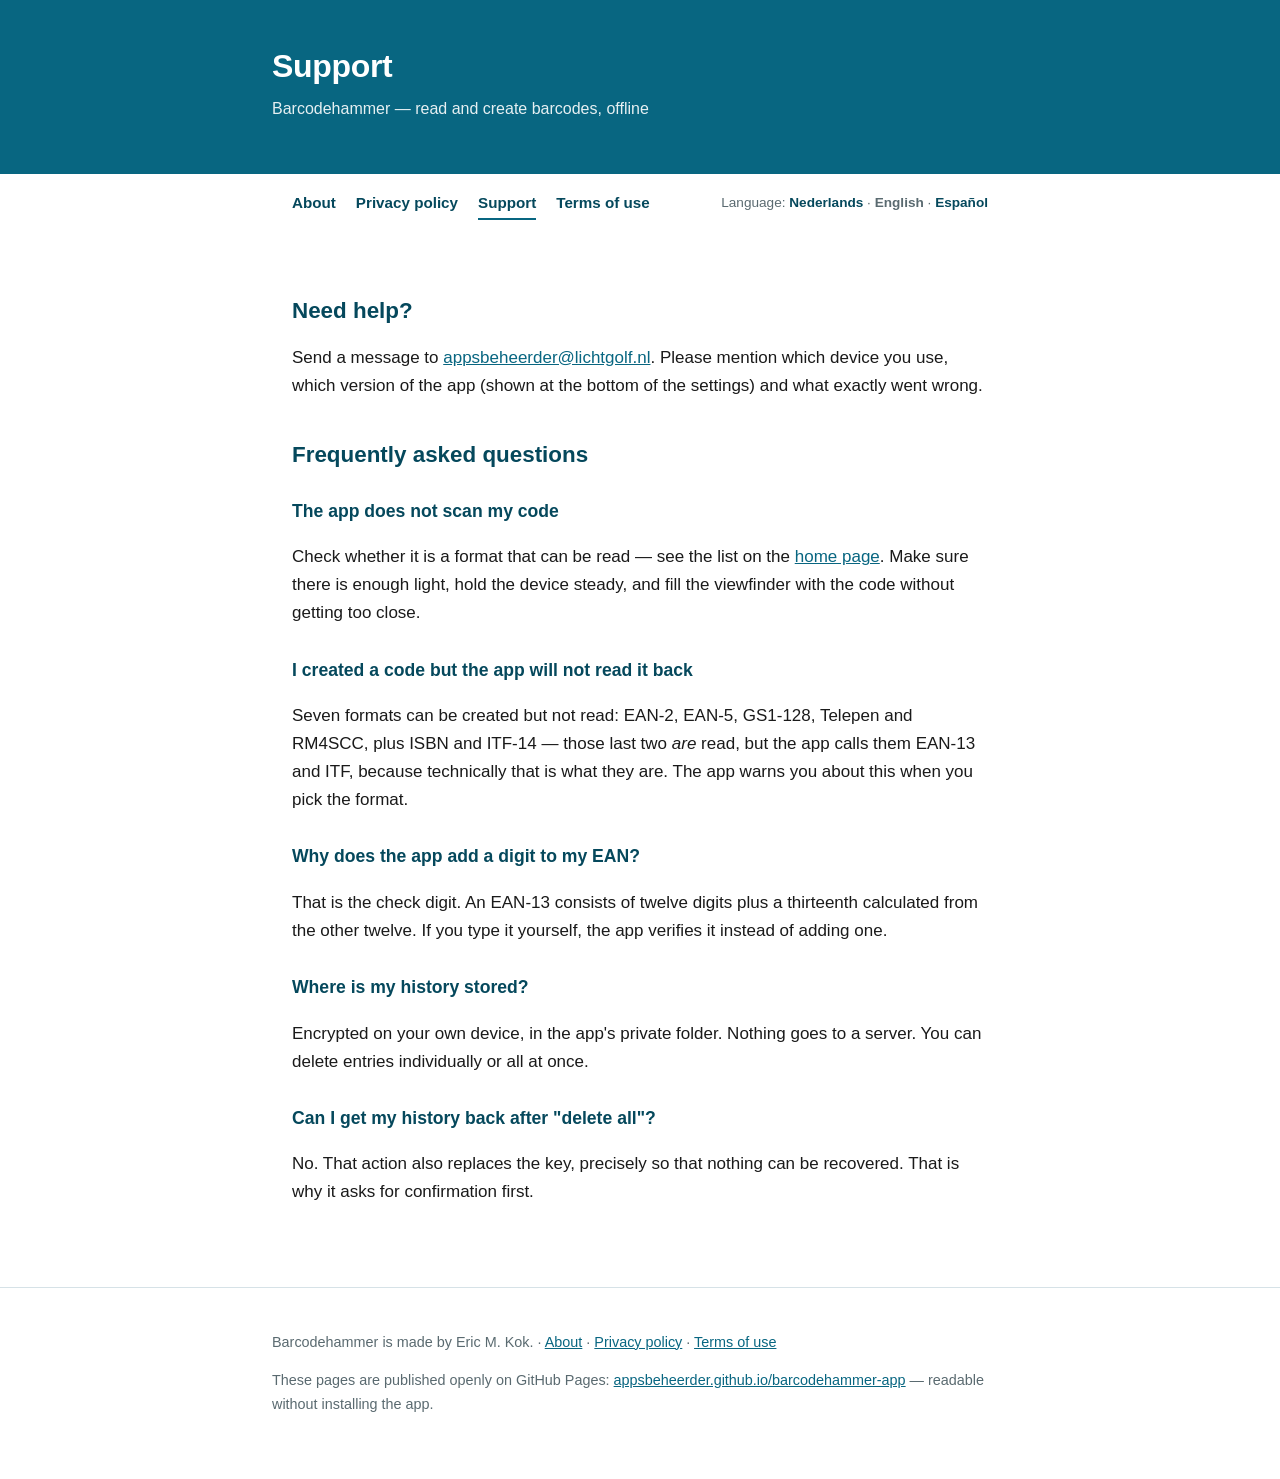
<file: en/support.html>
<!DOCTYPE html>
<html lang="en">
<head>
<meta charset="utf-8">
<meta name="viewport" content="width=device-width, initial-scale=1">
<title>Support — Barcodehammer</title>
<meta name="description" content="Help with Barcodehammer: frequently asked questions and contact.">
<link rel="canonical" href="https://appsbeheerder.github.io/barcodehammer-app/en/support.html">
<link rel="alternate" hreflang="nl" href="https://appsbeheerder.github.io/barcodehammer-app/support.html">
<link rel="alternate" hreflang="en" href="https://appsbeheerder.github.io/barcodehammer-app/en/support.html">
<link rel="alternate" hreflang="es" href="https://appsbeheerder.github.io/barcodehammer-app/es/support.html">
<link rel="stylesheet" href="../assets/style.css">
</head>
<body>

<header class="top">
  <div class="binnen">
    <div class="merk">
      <div>
        <h1>Support</h1>
        <p>Barcodehammer — read and create barcodes, offline</p>
      </div>
    </div>
  </div>
</header>

<nav class="hoofd" aria-label="Support">
  <a href="./">About</a>
  <a href="privacy.html">Privacy policy</a>
  <a href="support.html" aria-current="page">Support</a>
  <a href="terms.html">Terms of use</a>
  <span class="talen">Language: <a href="../support.html">Nederlands</a> · <strong>English</strong> · <a href="../es/support.html">Español</a></span>
</nav>

<main>

<h2>Need help?</h2>
<p>Send a message to <a href="mailto:appsbeheerder@lichtgolf.nl">appsbeheerder@lichtgolf.nl</a>. Please mention which
device you use, which version of the app (shown at the bottom of the settings)
and what exactly went wrong.</p>

<h2>Frequently asked questions</h2>

<h3>The app does not scan my code</h3>
<p>Check whether it is a format that can be read — see the list on the
<a href="./">home page</a>. Make sure there is enough light, hold the device
steady, and fill the viewfinder with the code without getting too close.</p>

<h3>I created a code but the app will not read it back</h3>
<p>Seven formats can be created but not read: EAN-2, EAN-5, GS1-128, Telepen and
RM4SCC, plus ISBN and ITF-14 — those last two <em>are</em> read, but the app
calls them EAN-13 and ITF, because technically that is what they are. The app
warns you about this when you pick the format.</p>

<h3>Why does the app add a digit to my EAN?</h3>
<p>That is the check digit. An EAN-13 consists of twelve digits plus a
thirteenth calculated from the other twelve. If you type it yourself, the app
verifies it instead of adding one.</p>

<h3>Where is my history stored?</h3>
<p>Encrypted on your own device, in the app's private folder. Nothing goes to a
server. You can delete entries individually or all at once.</p>

<h3>Can I get my history back after "delete all"?</h3>
<p>No. That action also replaces the key, precisely so that nothing can be
recovered. That is why it asks for confirmation first.</p>

</main>

<footer>
  <div class="binnen">
    <p>Barcodehammer is made by Eric M. Kok. ·
    <a href="./">About</a> ·
    <a href="privacy.html">Privacy policy</a> ·
    <a href="terms.html">Terms of use</a></p>
    <p>These pages are published openly on GitHub Pages: <a href="https://appsbeheerder.github.io/barcodehammer-app/">appsbeheerder.github.io/barcodehammer-app</a> — readable without installing the app.</p>
  </div>
</footer>

</body>
</html>
</file>
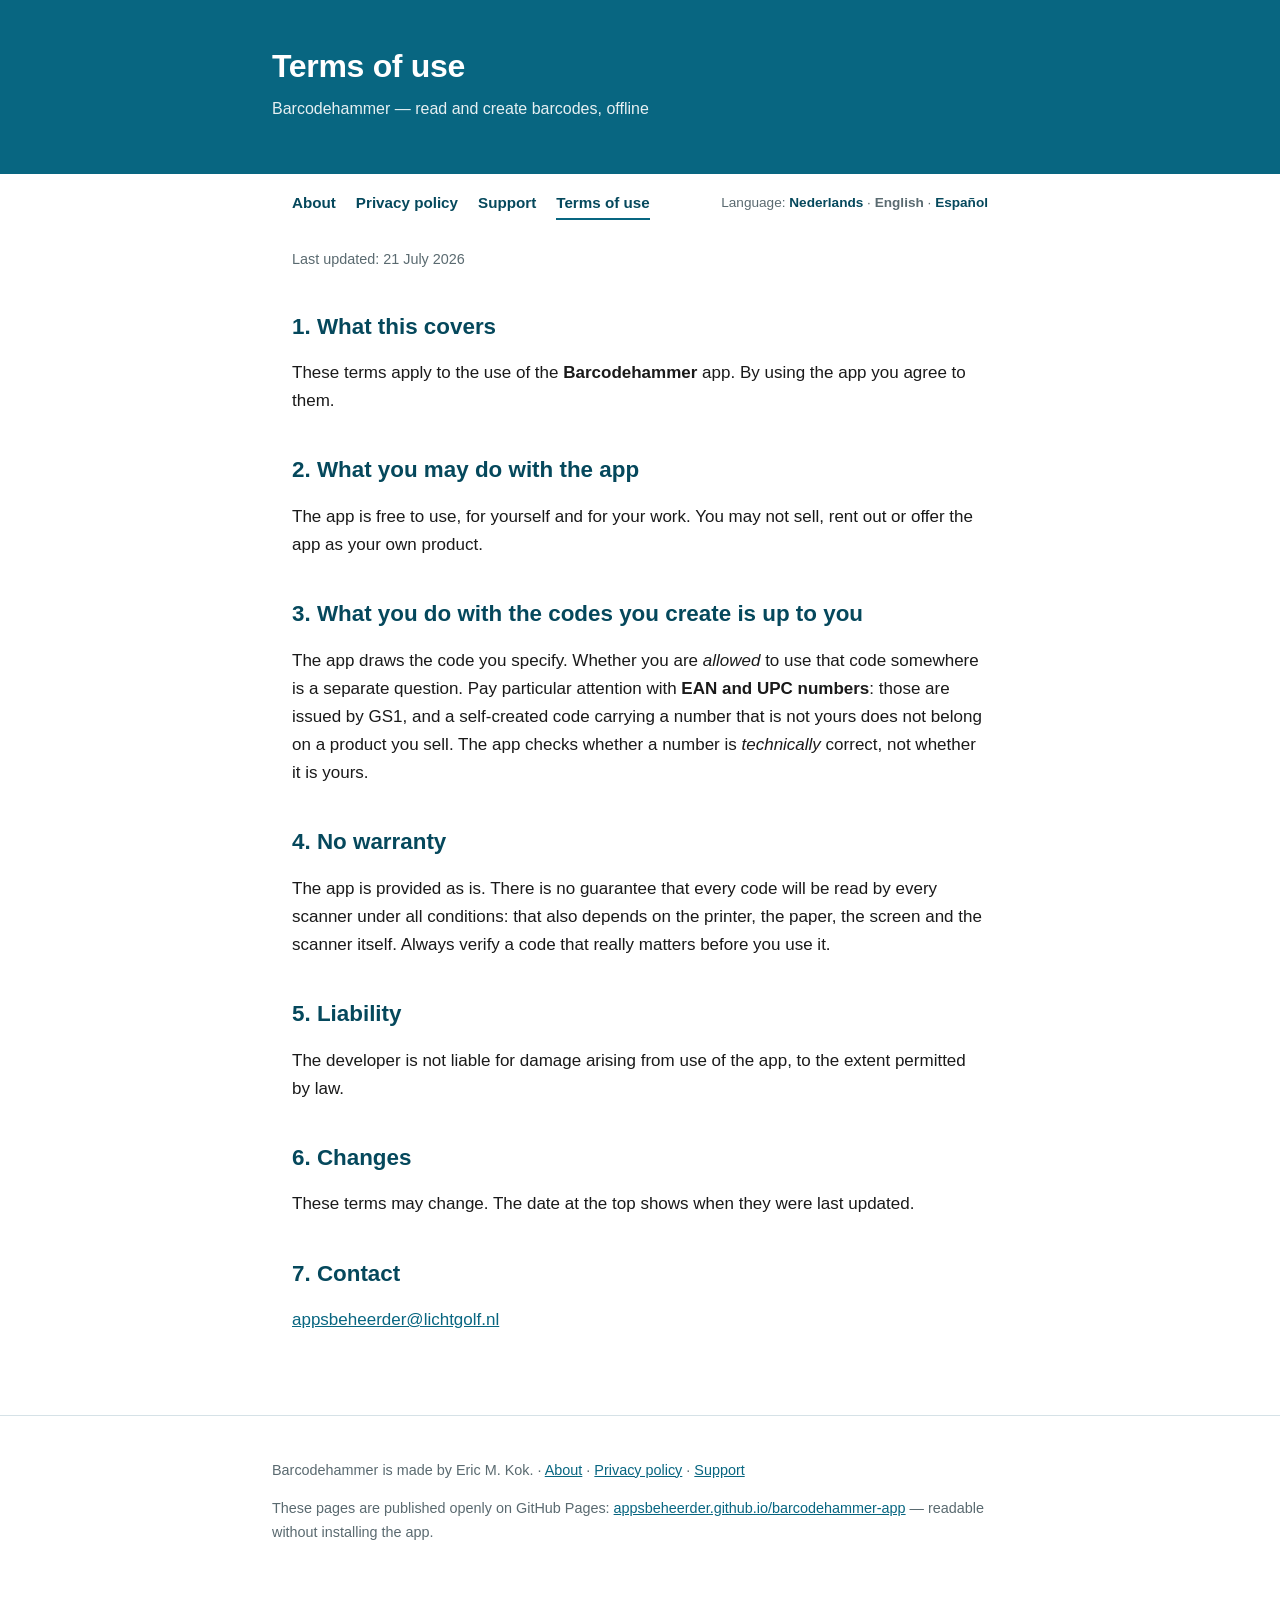
<file: en/terms.html>
<!DOCTYPE html>
<html lang="en">
<head>
<meta charset="utf-8">
<meta name="viewport" content="width=device-width, initial-scale=1">
<title>Terms of use — Barcodehammer</title>
<meta name="description" content="Terms of use of the Barcodehammer app.">
<link rel="canonical" href="https://appsbeheerder.github.io/barcodehammer-app/en/terms.html">
<link rel="alternate" hreflang="nl" href="https://appsbeheerder.github.io/barcodehammer-app/terms.html">
<link rel="alternate" hreflang="en" href="https://appsbeheerder.github.io/barcodehammer-app/en/terms.html">
<link rel="alternate" hreflang="es" href="https://appsbeheerder.github.io/barcodehammer-app/es/terms.html">
<link rel="stylesheet" href="../assets/style.css">
</head>
<body>

<header class="top">
  <div class="binnen">
    <div class="merk">
      <div>
        <h1>Terms of use</h1>
        <p>Barcodehammer — read and create barcodes, offline</p>
      </div>
    </div>
  </div>
</header>

<nav class="hoofd" aria-label="Terms of use">
  <a href="./">About</a>
  <a href="privacy.html">Privacy policy</a>
  <a href="support.html">Support</a>
  <a href="terms.html" aria-current="page">Terms of use</a>
  <span class="talen">Language: <a href="../terms.html">Nederlands</a> · <strong>English</strong> · <a href="../es/terms.html">Español</a></span>
</nav>

<main>

<p class="datum">Last updated: 21 July 2026</p>

<h2>1. What this covers</h2>
<p>These terms apply to the use of the <strong>Barcodehammer</strong> app. By
using the app you agree to them.</p>

<h2>2. What you may do with the app</h2>
<p>The app is free to use, for yourself and for your work. You may not sell,
rent out or offer the app as your own product.</p>

<h2>3. What you do with the codes you create is up to you</h2>
<p>The app draws the code you specify. Whether you are <em>allowed</em> to use
that code somewhere is a separate question. Pay particular attention with
<strong>EAN and UPC numbers</strong>: those are issued by GS1, and a
self-created code carrying a number that is not yours does not belong on a
product you sell. The app checks whether a number is <em>technically</em>
correct, not whether it is yours.</p>

<h2>4. No warranty</h2>
<p>The app is provided as is. There is no guarantee that every code will be read
by every scanner under all conditions: that also depends on the printer, the
paper, the screen and the scanner itself. Always verify a code that really
matters before you use it.</p>

<h2>5. Liability</h2>
<p>The developer is not liable for damage arising from use of the app, to the
extent permitted by law.</p>

<h2>6. Changes</h2>
<p>These terms may change. The date at the top shows when they were last
updated.</p>

<h2>7. Contact</h2>
<p><a href="mailto:appsbeheerder@lichtgolf.nl">appsbeheerder@lichtgolf.nl</a></p>

</main>

<footer>
  <div class="binnen">
    <p>Barcodehammer is made by Eric M. Kok. ·
    <a href="./">About</a> ·
    <a href="privacy.html">Privacy policy</a> ·
    <a href="support.html">Support</a></p>
    <p>These pages are published openly on GitHub Pages: <a href="https://appsbeheerder.github.io/barcodehammer-app/">appsbeheerder.github.io/barcodehammer-app</a> — readable without installing the app.</p>
  </div>
</footer>

</body>
</html>
</file>
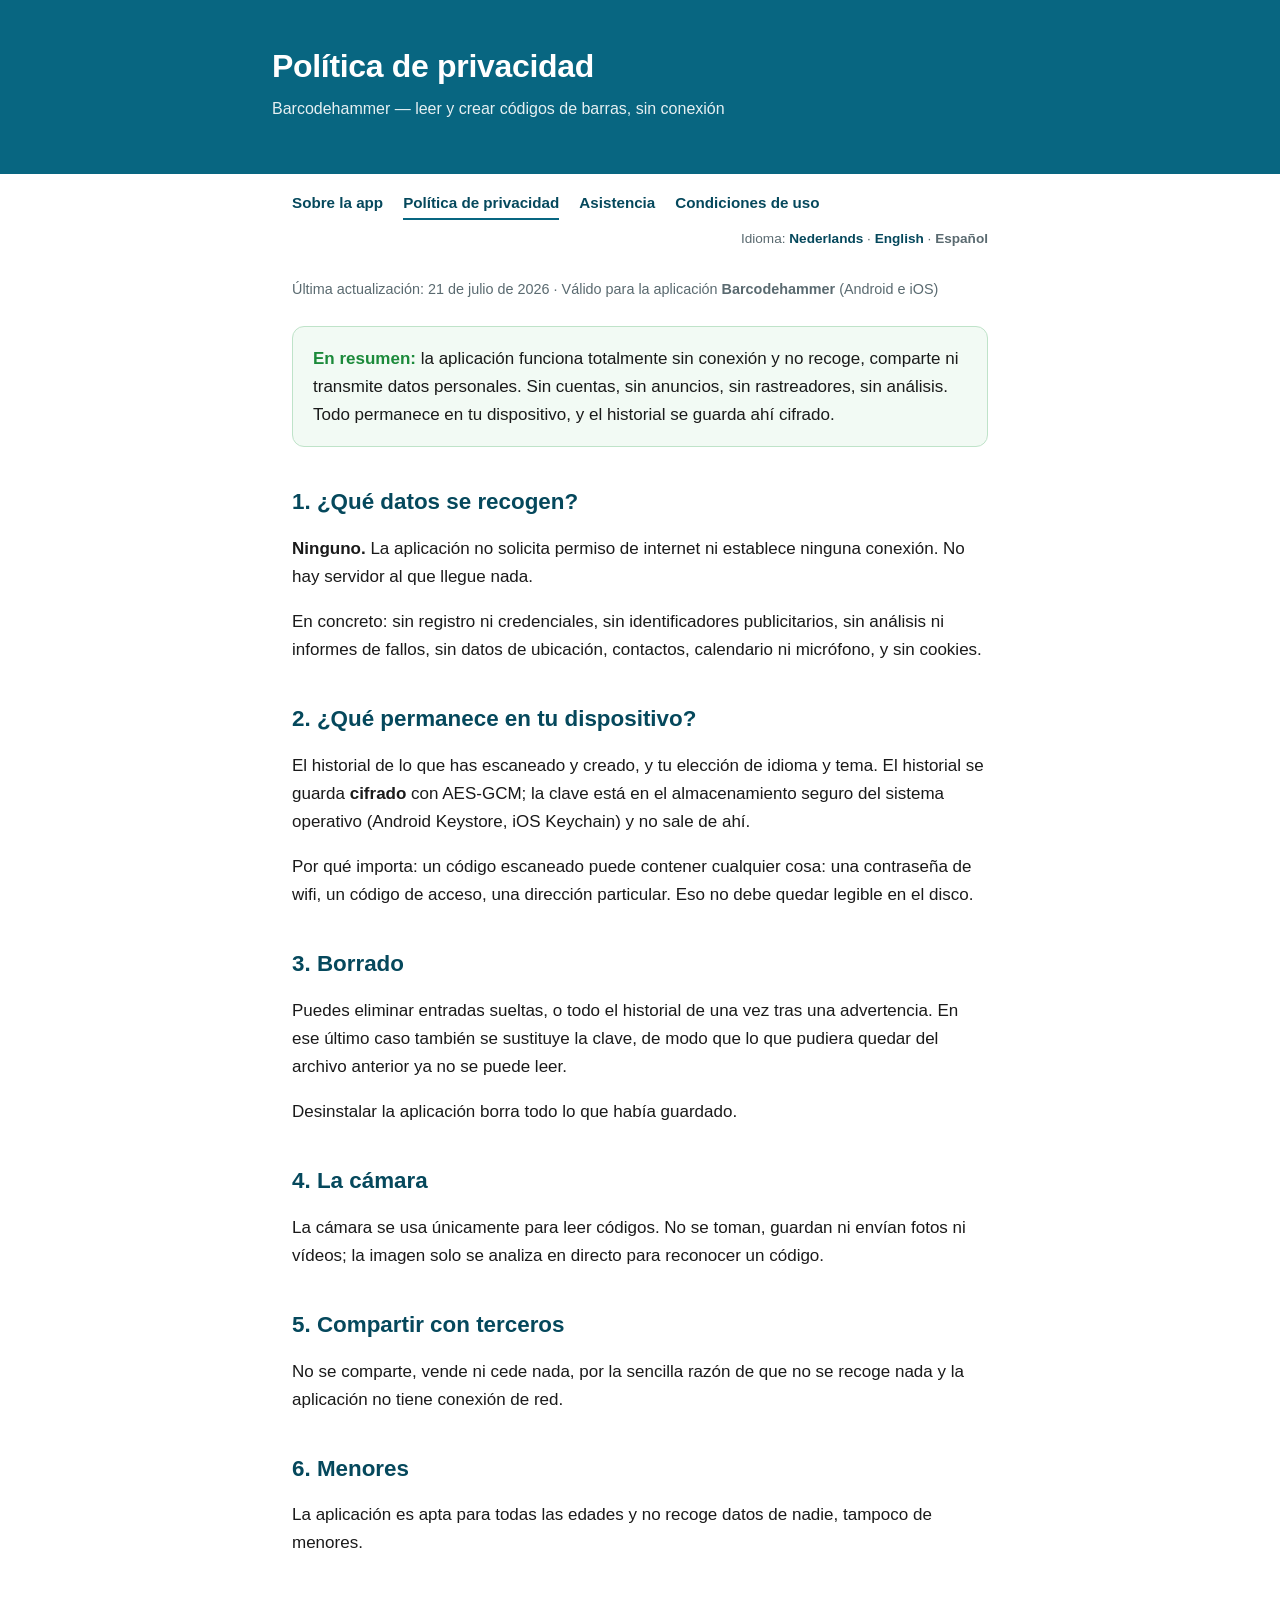
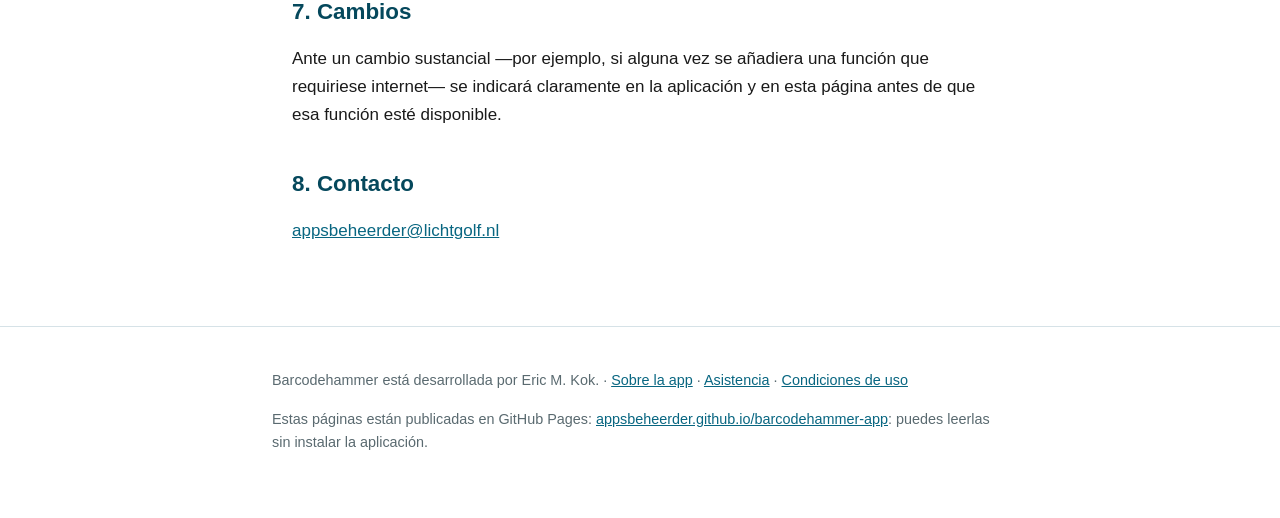
<file: es/privacy.html>
<!DOCTYPE html>
<html lang="es">
<head>
<meta charset="utf-8">
<meta name="viewport" content="width=device-width, initial-scale=1">
<title>Política de privacidad — Barcodehammer</title>
<meta name="description" content="Política de privacidad de Barcodehammer. Funciona sin conexión y no recoge datos personales.">
<link rel="canonical" href="https://appsbeheerder.github.io/barcodehammer-app/es/privacy.html">
<link rel="alternate" hreflang="nl" href="https://appsbeheerder.github.io/barcodehammer-app/privacy.html">
<link rel="alternate" hreflang="en" href="https://appsbeheerder.github.io/barcodehammer-app/en/privacy.html">
<link rel="alternate" hreflang="es" href="https://appsbeheerder.github.io/barcodehammer-app/es/privacy.html">
<link rel="stylesheet" href="../assets/style.css">
</head>
<body>

<header class="top">
  <div class="binnen">
    <div class="merk">
      <div>
        <h1>Política de privacidad</h1>
        <p>Barcodehammer — leer y crear códigos de barras, sin conexión</p>
      </div>
    </div>
  </div>
</header>

<nav class="hoofd" aria-label="Política de privacidad">
  <a href="./">Sobre la app</a>
  <a href="privacy.html" aria-current="page">Política de privacidad</a>
  <a href="support.html">Asistencia</a>
  <a href="terms.html">Condiciones de uso</a>
  <span class="talen">Idioma: <a href="../privacy.html">Nederlands</a> · <a href="../en/privacy.html">English</a> · <strong>Español</strong></span>
</nav>

<main>

<p class="datum">Última actualización: 21 de julio de 2026 · Válido para la
aplicación <strong>Barcodehammer</strong> (Android e iOS)</p>

<div class="kader nadruk">
  <p><strong>En resumen:</strong> la aplicación funciona totalmente sin conexión
  y no recoge, comparte ni transmite datos personales. Sin cuentas, sin
  anuncios, sin rastreadores, sin análisis. Todo permanece en tu dispositivo, y
  el historial se guarda ahí cifrado.</p>
</div>

<h2>1. ¿Qué datos se recogen?</h2>
<p><strong>Ninguno.</strong> La aplicación no solicita permiso de internet ni
establece ninguna conexión. No hay servidor al que llegue nada.</p>
<p>En concreto: sin registro ni credenciales, sin identificadores publicitarios,
sin análisis ni informes de fallos, sin datos de ubicación, contactos,
calendario ni micrófono, y sin cookies.</p>

<h2>2. ¿Qué permanece en tu dispositivo?</h2>
<p>El historial de lo que has escaneado y creado, y tu elección de idioma y
tema. El historial se guarda <strong>cifrado</strong> con AES-GCM; la clave está
en el almacenamiento seguro del sistema operativo (Android Keystore, iOS
Keychain) y no sale de ahí.</p>
<p>Por qué importa: un código escaneado puede contener cualquier cosa: una
contraseña de wifi, un código de acceso, una dirección particular. Eso no debe
quedar legible en el disco.</p>

<h2>3. Borrado</h2>
<p>Puedes eliminar entradas sueltas, o todo el historial de una vez tras una
advertencia. En ese último caso también se sustituye la clave, de modo que lo
que pudiera quedar del archivo anterior ya no se puede leer.</p>
<p>Desinstalar la aplicación borra todo lo que había guardado.</p>

<h2>4. La cámara</h2>
<p>La cámara se usa únicamente para leer códigos. No se toman, guardan ni envían
fotos ni vídeos; la imagen solo se analiza en directo para reconocer un
código.</p>

<h2>5. Compartir con terceros</h2>
<p>No se comparte, vende ni cede nada, por la sencilla razón de que no se recoge
nada y la aplicación no tiene conexión de red.</p>

<h2>6. Menores</h2>
<p>La aplicación es apta para todas las edades y no recoge datos de nadie,
tampoco de menores.</p>

<h2>7. Cambios</h2>
<p>Ante un cambio sustancial —por ejemplo, si alguna vez se añadiera una función
que requiriese internet— se indicará claramente en la aplicación y en esta
página antes de que esa función esté disponible.</p>

<h2>8. Contacto</h2>
<p><a href="mailto:appsbeheerder@lichtgolf.nl">appsbeheerder@lichtgolf.nl</a></p>

</main>

<footer>
  <div class="binnen">
    <p>Barcodehammer está desarrollada por Eric M. Kok. ·
    <a href="./">Sobre la app</a> ·
    <a href="support.html">Asistencia</a> ·
    <a href="terms.html">Condiciones de uso</a></p>
    <p>Estas páginas están publicadas en GitHub Pages: <a href="https://appsbeheerder.github.io/barcodehammer-app/">appsbeheerder.github.io/barcodehammer-app</a>: puedes leerlas sin instalar la aplicación.</p>
  </div>
</footer>

</body>
</html>
</file>
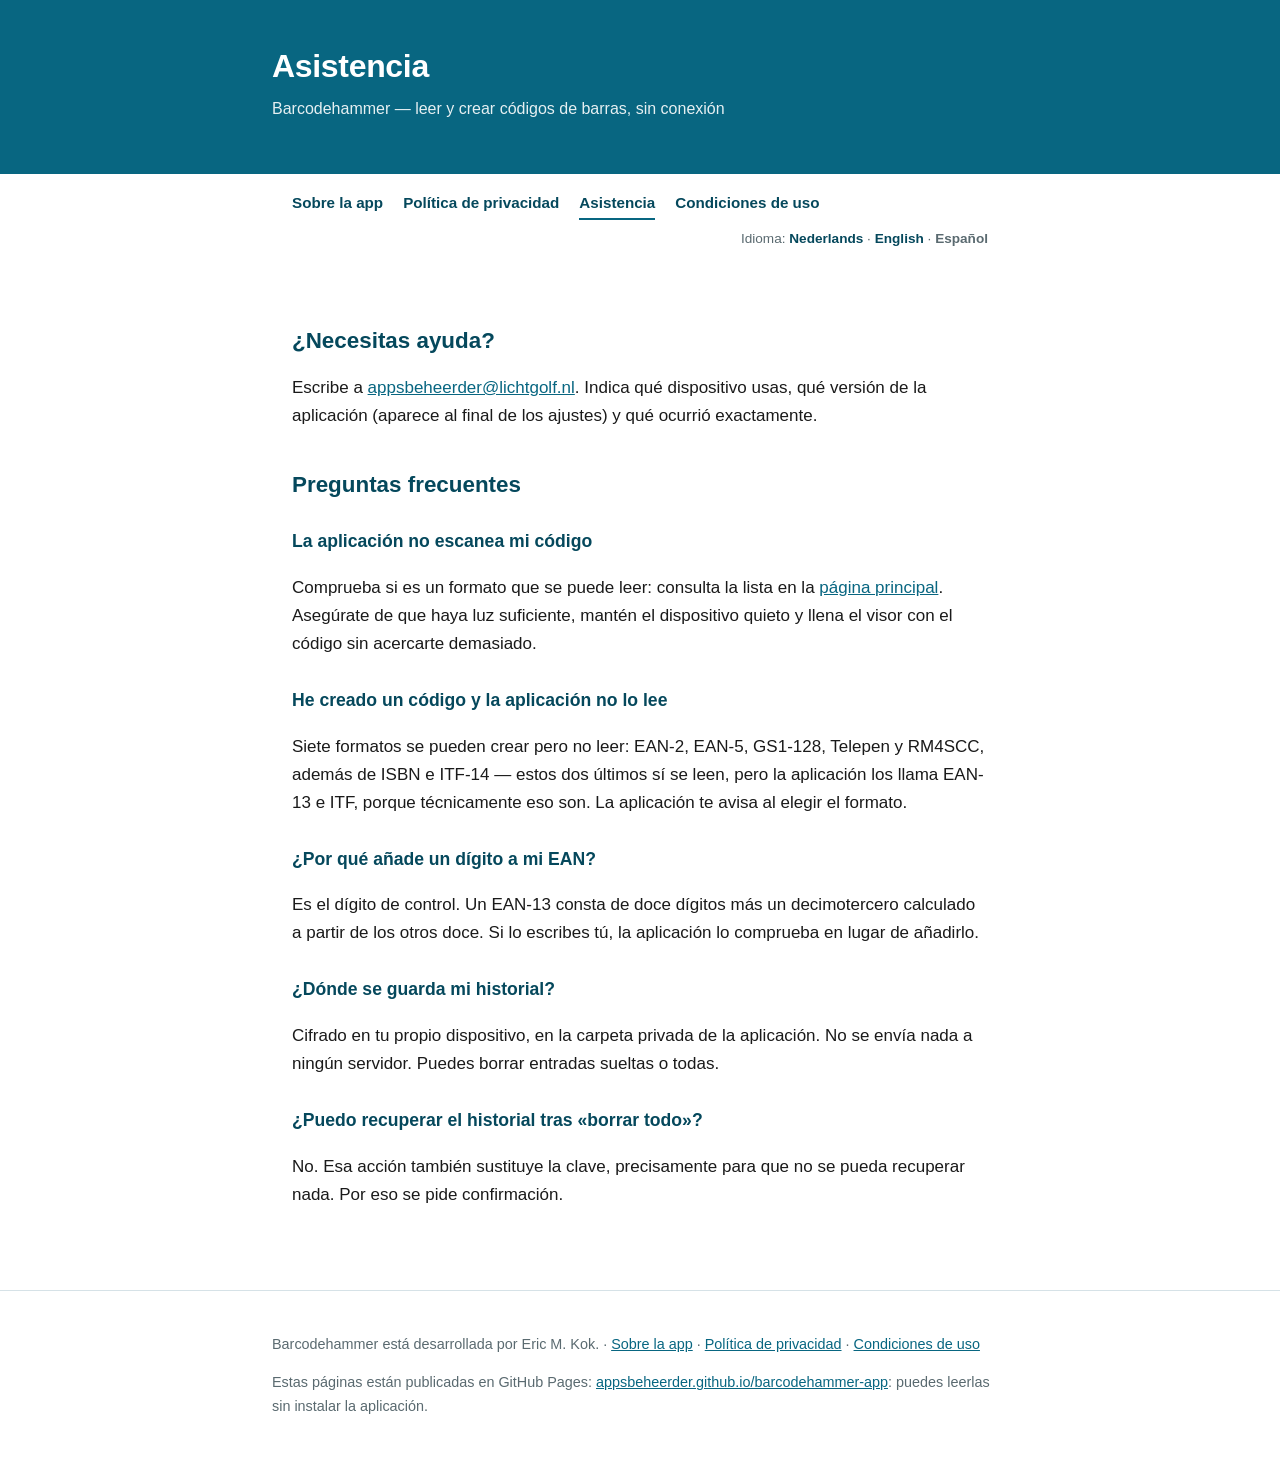
<file: es/support.html>
<!DOCTYPE html>
<html lang="es">
<head>
<meta charset="utf-8">
<meta name="viewport" content="width=device-width, initial-scale=1">
<title>Asistencia — Barcodehammer</title>
<meta name="description" content="Ayuda con Barcodehammer: preguntas frecuentes y contacto.">
<link rel="canonical" href="https://appsbeheerder.github.io/barcodehammer-app/es/support.html">
<link rel="alternate" hreflang="nl" href="https://appsbeheerder.github.io/barcodehammer-app/support.html">
<link rel="alternate" hreflang="en" href="https://appsbeheerder.github.io/barcodehammer-app/en/support.html">
<link rel="alternate" hreflang="es" href="https://appsbeheerder.github.io/barcodehammer-app/es/support.html">
<link rel="stylesheet" href="../assets/style.css">
</head>
<body>

<header class="top">
  <div class="binnen">
    <div class="merk">
      <div>
        <h1>Asistencia</h1>
        <p>Barcodehammer — leer y crear códigos de barras, sin conexión</p>
      </div>
    </div>
  </div>
</header>

<nav class="hoofd" aria-label="Asistencia">
  <a href="./">Sobre la app</a>
  <a href="privacy.html">Política de privacidad</a>
  <a href="support.html" aria-current="page">Asistencia</a>
  <a href="terms.html">Condiciones de uso</a>
  <span class="talen">Idioma: <a href="../support.html">Nederlands</a> · <a href="../en/support.html">English</a> · <strong>Español</strong></span>
</nav>

<main>

<h2>¿Necesitas ayuda?</h2>
<p>Escribe a <a href="mailto:appsbeheerder@lichtgolf.nl">appsbeheerder@lichtgolf.nl</a>. Indica qué dispositivo usas,
qué versión de la aplicación (aparece al final de los ajustes) y qué ocurrió
exactamente.</p>

<h2>Preguntas frecuentes</h2>

<h3>La aplicación no escanea mi código</h3>
<p>Comprueba si es un formato que se puede leer: consulta la lista en la
<a href="./">página principal</a>. Asegúrate de que haya luz suficiente, mantén
el dispositivo quieto y llena el visor con el código sin acercarte demasiado.</p>

<h3>He creado un código y la aplicación no lo lee</h3>
<p>Siete formatos se pueden crear pero no leer: EAN-2, EAN-5, GS1-128, Telepen y
RM4SCC, además de ISBN e ITF-14 — estos dos últimos sí se leen, pero la
aplicación los llama EAN-13 e ITF, porque técnicamente eso son. La aplicación te
avisa al elegir el formato.</p>

<h3>¿Por qué añade un dígito a mi EAN?</h3>
<p>Es el dígito de control. Un EAN-13 consta de doce dígitos más un decimotercero
calculado a partir de los otros doce. Si lo escribes tú, la aplicación lo
comprueba en lugar de añadirlo.</p>

<h3>¿Dónde se guarda mi historial?</h3>
<p>Cifrado en tu propio dispositivo, en la carpeta privada de la aplicación. No
se envía nada a ningún servidor. Puedes borrar entradas sueltas o todas.</p>

<h3>¿Puedo recuperar el historial tras «borrar todo»?</h3>
<p>No. Esa acción también sustituye la clave, precisamente para que no se pueda
recuperar nada. Por eso se pide confirmación.</p>

</main>

<footer>
  <div class="binnen">
    <p>Barcodehammer está desarrollada por Eric M. Kok. ·
    <a href="./">Sobre la app</a> ·
    <a href="privacy.html">Política de privacidad</a> ·
    <a href="terms.html">Condiciones de uso</a></p>
    <p>Estas páginas están publicadas en GitHub Pages: <a href="https://appsbeheerder.github.io/barcodehammer-app/">appsbeheerder.github.io/barcodehammer-app</a>: puedes leerlas sin instalar la aplicación.</p>
  </div>
</footer>

</body>
</html>
</file>
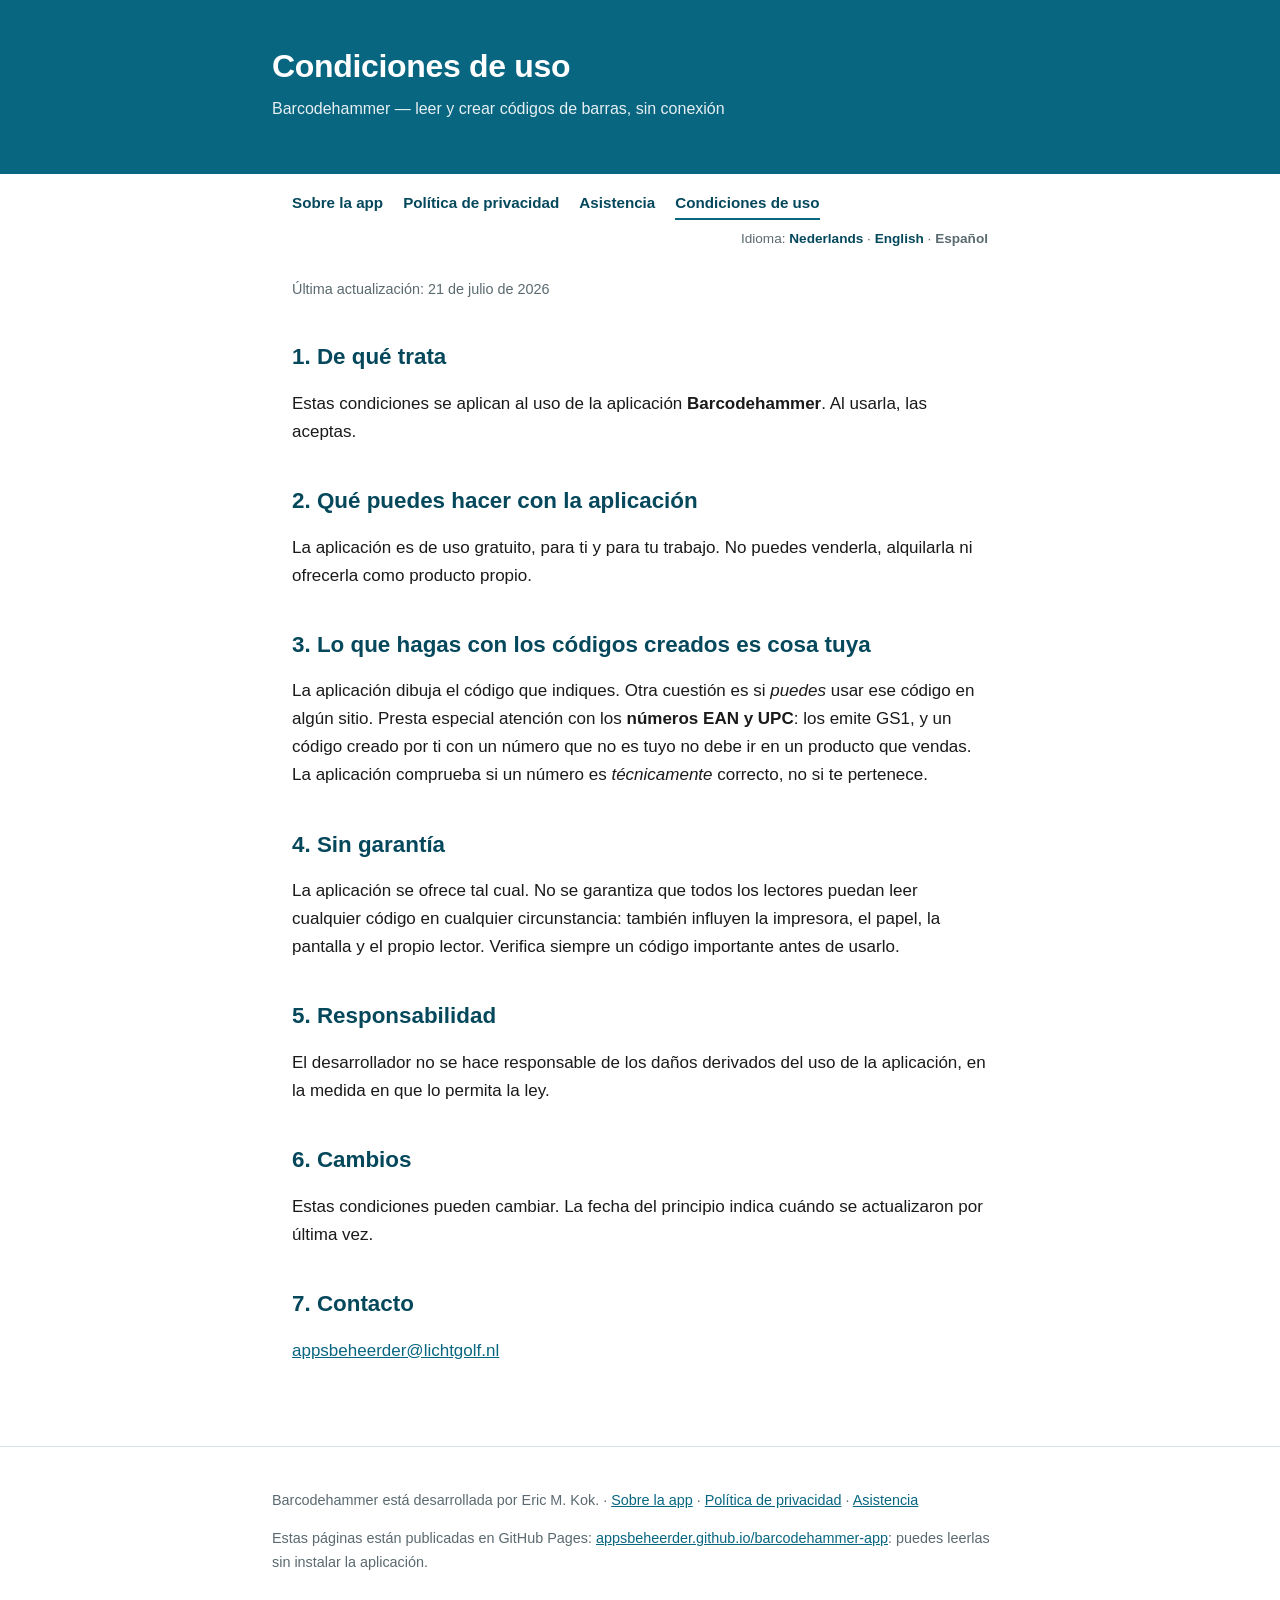
<file: es/terms.html>
<!DOCTYPE html>
<html lang="es">
<head>
<meta charset="utf-8">
<meta name="viewport" content="width=device-width, initial-scale=1">
<title>Condiciones de uso — Barcodehammer</title>
<meta name="description" content="Condiciones de uso de la aplicación Barcodehammer.">
<link rel="canonical" href="https://appsbeheerder.github.io/barcodehammer-app/es/terms.html">
<link rel="alternate" hreflang="nl" href="https://appsbeheerder.github.io/barcodehammer-app/terms.html">
<link rel="alternate" hreflang="en" href="https://appsbeheerder.github.io/barcodehammer-app/en/terms.html">
<link rel="alternate" hreflang="es" href="https://appsbeheerder.github.io/barcodehammer-app/es/terms.html">
<link rel="stylesheet" href="../assets/style.css">
</head>
<body>

<header class="top">
  <div class="binnen">
    <div class="merk">
      <div>
        <h1>Condiciones de uso</h1>
        <p>Barcodehammer — leer y crear códigos de barras, sin conexión</p>
      </div>
    </div>
  </div>
</header>

<nav class="hoofd" aria-label="Condiciones de uso">
  <a href="./">Sobre la app</a>
  <a href="privacy.html">Política de privacidad</a>
  <a href="support.html">Asistencia</a>
  <a href="terms.html" aria-current="page">Condiciones de uso</a>
  <span class="talen">Idioma: <a href="../terms.html">Nederlands</a> · <a href="../en/terms.html">English</a> · <strong>Español</strong></span>
</nav>

<main>

<p class="datum">Última actualización: 21 de julio de 2026</p>

<h2>1. De qué trata</h2>
<p>Estas condiciones se aplican al uso de la aplicación
<strong>Barcodehammer</strong>. Al usarla, las aceptas.</p>

<h2>2. Qué puedes hacer con la aplicación</h2>
<p>La aplicación es de uso gratuito, para ti y para tu trabajo. No puedes
venderla, alquilarla ni ofrecerla como producto propio.</p>

<h2>3. Lo que hagas con los códigos creados es cosa tuya</h2>
<p>La aplicación dibuja el código que indiques. Otra cuestión es si
<em>puedes</em> usar ese código en algún sitio. Presta especial atención con los
<strong>números EAN y UPC</strong>: los emite GS1, y un código creado por ti con
un número que no es tuyo no debe ir en un producto que vendas. La aplicación
comprueba si un número es <em>técnicamente</em> correcto, no si te pertenece.</p>

<h2>4. Sin garantía</h2>
<p>La aplicación se ofrece tal cual. No se garantiza que todos los lectores
puedan leer cualquier código en cualquier circunstancia: también influyen la
impresora, el papel, la pantalla y el propio lector. Verifica siempre un código
importante antes de usarlo.</p>

<h2>5. Responsabilidad</h2>
<p>El desarrollador no se hace responsable de los daños derivados del uso de la
aplicación, en la medida en que lo permita la ley.</p>

<h2>6. Cambios</h2>
<p>Estas condiciones pueden cambiar. La fecha del principio indica cuándo se
actualizaron por última vez.</p>

<h2>7. Contacto</h2>
<p><a href="mailto:appsbeheerder@lichtgolf.nl">appsbeheerder@lichtgolf.nl</a></p>

</main>

<footer>
  <div class="binnen">
    <p>Barcodehammer está desarrollada por Eric M. Kok. ·
    <a href="./">Sobre la app</a> ·
    <a href="privacy.html">Política de privacidad</a> ·
    <a href="support.html">Asistencia</a></p>
    <p>Estas páginas están publicadas en GitHub Pages: <a href="https://appsbeheerder.github.io/barcodehammer-app/">appsbeheerder.github.io/barcodehammer-app</a>: puedes leerlas sin instalar la aplicación.</p>
  </div>
</footer>

</body>
</html>
</file>
<file: assets/style.css>
/* Bingo — stijl voor de GitHub Pages-site.
   Eén bestand voor alle pagina's en alle talen. Kleuren volgen de app:
   #086681 is dezelfde teal als het startscherm en het app-icoon. */

:root {
  --teal: #086681;
  --teal-donker: #05485c;
  --teal-licht: #e6f2f6;
  --tekst: #1a1a1a;
  --grijs: #5a6a70;
  --rand: #d6e2e7;
  --groen: #1b8a3a;
  --wit: #ffffff;
  --breedte: 46rem;
}

* { box-sizing: border-box; }

html { scroll-behavior: smooth; }

body {
  margin: 0;
  font-family: -apple-system, BlinkMacSystemFont, "Segoe UI", Roboto,
    "Helvetica Neue", Arial, sans-serif;
  font-size: 17px;
  line-height: 1.65;
  color: var(--tekst);
  background: var(--wit);
}

/* ---------- Kop ---------- */

header.top {
  background: var(--teal);
  color: var(--wit);
  padding: 2.5rem 1.25rem 2rem;
}

header.top .binnen {
  max-width: var(--breedte);
  margin: 0 auto;
}

header.top a { color: var(--wit); }

.merk {
  display: flex;
  align-items: center;
  gap: 1rem;
  margin-bottom: 1.25rem;
}

.merk img {
  width: 68px;
  height: 68px;
  border-radius: 16px;
  flex-shrink: 0;
}

.merk h1 {
  margin: 0;
  font-size: 2rem;
  letter-spacing: -0.01em;
}

.merk p {
  margin: 0.2rem 0 0;
  opacity: 0.9;
  font-size: 1rem;
}

/* ---------- Navigatie ---------- */

nav.hoofd {
  max-width: var(--breedte);
  margin: 0 auto;
  padding: 0.75rem 1.25rem;
  display: flex;
  flex-wrap: wrap;
  gap: 0.5rem 1.25rem;
  align-items: center;
  font-size: 0.95rem;
}

nav.hoofd a {
  color: var(--teal-donker);
  text-decoration: none;
  font-weight: 600;
  padding: 0.2rem 0;
  border-bottom: 2px solid transparent;
}

nav.hoofd a:hover,
nav.hoofd a:focus { border-bottom-color: var(--teal); }

nav.hoofd a[aria-current="page"] { border-bottom-color: var(--teal); }

.talen {
  margin-left: auto;
  font-size: 0.85rem;
  color: var(--grijs);
}

.talen a { font-weight: 500; }

/* ---------- Inhoud ---------- */

main {
  max-width: var(--breedte);
  margin: 0 auto;
  padding: 1.5rem 1.25rem 4rem;
}

h2 {
  margin-top: 2.5rem;
  font-size: 1.4rem;
  color: var(--teal-donker);
  line-height: 1.3;
}

h3 {
  margin-top: 1.75rem;
  font-size: 1.1rem;
  color: var(--teal-donker);
}

a { color: var(--teal); }

ul, ol { padding-left: 1.3rem; }

li { margin-bottom: 0.4rem; }

.lead {
  font-size: 1.1rem;
  color: var(--grijs);
}

/* ---------- Blokken ---------- */

.kader {
  background: var(--teal-licht);
  border: 1px solid var(--rand);
  border-radius: 12px;
  padding: 1.1rem 1.25rem;
  margin: 1.5rem 0;
}

.kader p:first-child { margin-top: 0; }
.kader p:last-child { margin-bottom: 0; }

.kader.nadruk {
  background: #f2faf4;
  border-color: #bfe3c9;
}

.kader.nadruk strong { color: var(--groen); }

table {
  width: 100%;
  border-collapse: collapse;
  margin: 1.25rem 0;
  font-size: 0.95rem;
}

th, td {
  text-align: left;
  padding: 0.6rem 0.7rem;
  border-bottom: 1px solid var(--rand);
  vertical-align: top;
}

th {
  background: var(--teal-licht);
  color: var(--teal-donker);
  font-weight: 600;
}

code {
  background: #f2f4f5;
  padding: 0.1rem 0.35rem;
  border-radius: 4px;
  font-size: 0.9em;
}

.datum {
  color: var(--grijs);
  font-size: 0.9rem;
  margin-top: -0.5rem;
}

/* ---------- Kenmerkenraster ---------- */

.raster {
  display: grid;
  grid-template-columns: repeat(auto-fit, minmax(14rem, 1fr));
  gap: 1rem;
  margin: 1.5rem 0;
}

.kaartje {
  border: 1px solid var(--rand);
  border-radius: 12px;
  padding: 1rem 1.1rem;
}

.kaartje h3 {
  margin: 0 0 0.35rem;
  font-size: 1rem;
}

.kaartje p {
  margin: 0;
  font-size: 0.95rem;
  color: var(--grijs);
}

/* ---------- Voet ---------- */

footer {
  border-top: 1px solid var(--rand);
  padding: 1.75rem 1.25rem 3rem;
  font-size: 0.9rem;
  color: var(--grijs);
}

footer .binnen {
  max-width: var(--breedte);
  margin: 0 auto;
}

footer a { color: var(--teal); }

/* ---------- Donkere modus ---------- */

@media (prefers-color-scheme: dark) {
  :root {
    --tekst: #e8edef;
    --grijs: #a7b6bc;
    --rand: #2c4048;
    --teal-licht: #12313d;
    --teal-donker: #7fc6dd;
    --wit: #0e1a1f;
  }

  body { background: var(--wit); }

  th { background: #12313d; }

  code { background: #17262c; }

  .kader.nadruk {
    background: #102a1a;
    border-color: #26543a;
  }

  .kader.nadruk strong { color: #6ede8f; }

  nav.hoofd a { color: var(--teal-donker); }
}

/* ---------- Toegankelijkheid ---------- */

a:focus-visible,
button:focus-visible {
  outline: 3px solid var(--teal-donker);
  outline-offset: 2px;
}

@media (max-width: 30rem) {
  .merk h1 { font-size: 1.55rem; }
  .talen { margin-left: 0; width: 100%; }
}
</file>
